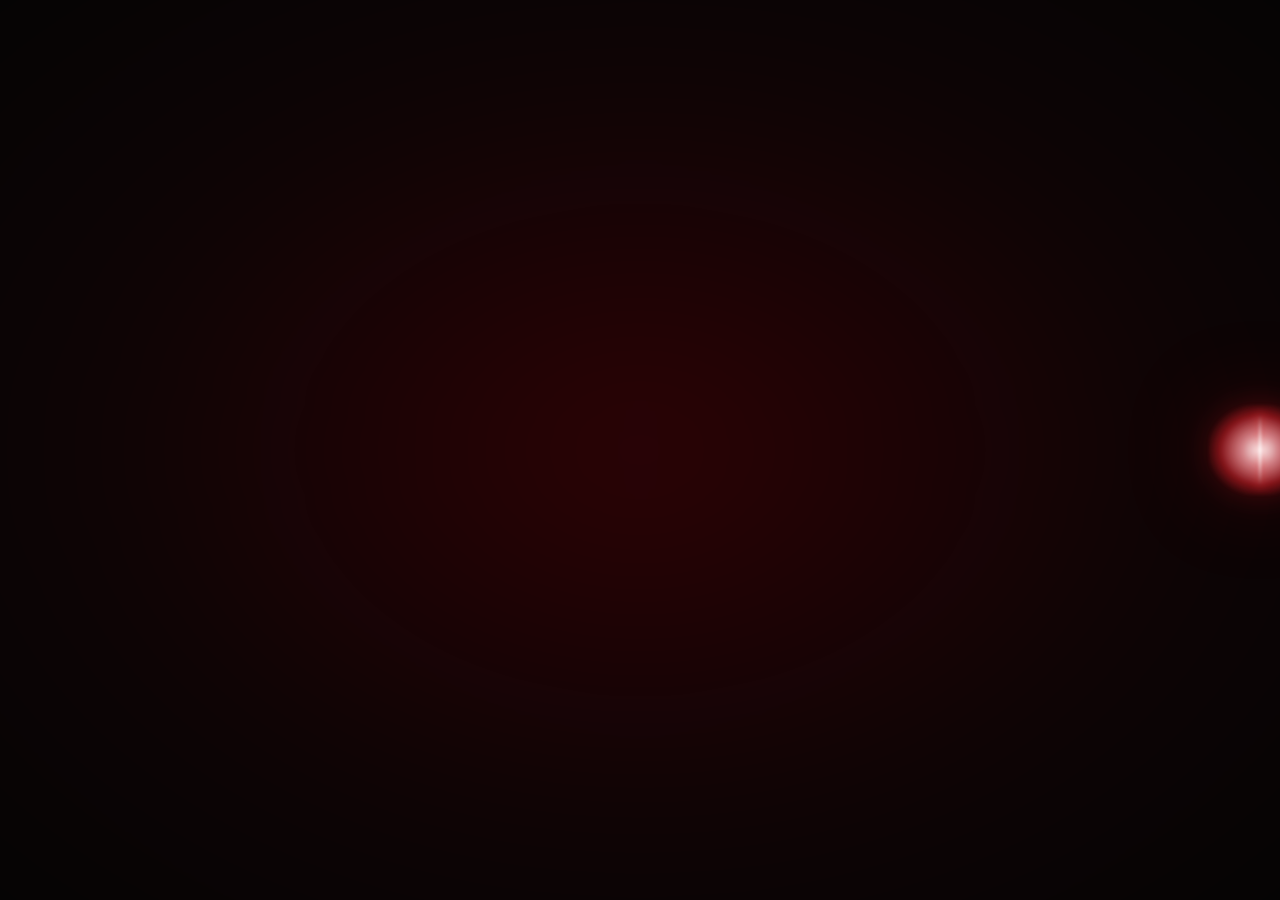
<file: index.html>
<!DOCTYPE html>
<html lang="en">

<head>

  <meta charset="UTF-8" />

  <meta name="viewport" content="width=device-width, initial-scale=1.0" />

  <meta name="description" content="A.V.Himaaneesh Reddy — Computer Science student and aspiring software engineer." />

  <link rel="stylesheet" href="style.css">

  <title>A.V.Himaaneesh Reddy — Portfolio</title>



  <!-- =====================================================
       PREMIUM EDITORIAL FONTS
  ====================================================== -->

  <link rel="preconnect" href="https://fonts.googleapis.com" />

  <link rel="preconnect" href="https://fonts.gstatic.com" crossorigin />

  <link
    href="https://fonts.googleapis.com/css2?family=Manrope:wght@400;500;600;700;800&family=Bodoni+Moda:opsz,wght@6..96,400;6..96,500;6..96,700&family=DM+Sans:wght@400;500;600&display=swap"
    rel="stylesheet" />



</head>


<body>
  <!-- =========================================================
     CINEMATIC PORTFOLIO INTRO
     ========================================================= -->

  <div class="portfolio-intro" id="portfolioIntro">

    <div class="intro-red-atmosphere"></div>

    <div class="intro-name-wrap">
      
      <div class="intro-light" id="introLight"></div>

      <div class="intro-name-mask">
        <h1 class="intro-name" id="introName">
          A.V. HIMAANEESH REDDY
        </h1>
      </div>

    </div>

    <div class="intro-center-glow" id="introCenterGlow"></div>

    <div class="intro-enter" id="introEnter" role="button" tabindex="0" aria-label="Explore the work">
      <div class="intro-cta-line"></div>
      <div class="intro-cta-main">
        <span class="intro-enter-label">EXPLORE THE WORK</span>
        <span class="intro-enter-arrow">→</span>
      </div>
      <p class="intro-enter-sub">Enter the portfolio to discover my work, ideas, and journey.</p>
    </div>

  </div>


  <!-- =====================================================
     HERO
===================================================== -->
  <main class="hero">


      <!-- ===================================================
         YOUR EXACT CINEMATIC IMAGE
    ==================================================== -->

      <img class="hero-image" src="ChatGPT Image Oct 2, 2026, 03_13_14 PM.png" alt="A.V.Himaaneesh Reddy" />


      <!-- Cinematic readability -->

      <div class="image-overlay"></div>


      <!-- Subtle red atmosphere -->

      <div class="red-atmosphere"></div>

      <!-- ===================================================
     CONTINUOUS MOVING NAME
     RIGHT → LEFT
==================================================== -->

      <div class="hero-name-marquee" aria-label="A.V.Himaaneesh Reddy">

        <div class="hero-name-track" id="heroNameTrack">

          <span class="hero-name-item">
            A.V.Himaaneesh&nbsp;<span class="red-name">Reddy</span>
          </span>

          <span class="hero-name-item" aria-hidden="true">
            A.V.Himaaneesh&nbsp;<span class="red-name">Reddy</span>
          </span>

          <span class="hero-name-item" aria-hidden="true">
            A.V.Himaaneesh&nbsp;<span class="red-name">Reddy</span>
          </span>

        </div>

      </div>
      <!-- ===================================================
         EXACT PERSON FOREGROUND
         TEXT PASSES BEHIND PERSON
    ==================================================== -->

      <img class="hero-person-foreground" src="hero-person-cutout.png" alt="" aria-hidden="true" />

      <!-- ===================================================
         DESKTOP HEADER
    ==================================================== -->

      <header class="header">


        <!-- Personal identity -->

        <a href="index.html" class="brand">
          A.V.Himaaneesh Reddy
        </a>


        <div class="header-right">


          <!-- Main website pages -->

          <nav class="main-nav" aria-label="Primary navigation">

            <a href="about.html" class="transition-to-about">
              About
            </a>

            <a href="skills.html">
              Skills
            </a>

            <a href="projects.html">
              Projects
            </a>

            <a href="contact.html">
              Contact
            </a>

          </nav>


        </div>

      </header>


      <!-- ===================================================
         MOBILE MENU BUTTON
    ==================================================== -->

      <button class="menu-button" id="menuButton" aria-label="Open navigation" aria-expanded="false">

        <span class="menu-lines">

          <span></span>

          <span></span>

          <span></span>

        </span>

      </button>


      <!-- ===================================================
         MOBILE NAVIGATION
    ==================================================== -->

      <div class="mobile-overlay" id="mobileOverlay"></div>


      <aside class="mobile-panel" id="mobilePanel" aria-label="Mobile navigation">

        <button class="mobile-close" id="mobileClose" aria-label="Close navigation">
          ×
        </button>


        <div class="mobile-panel-label">
          Navigation
        </div>


        <nav class="mobile-links">

          <a href="about.html" class="transition-to-about">
            About
          </a>

          <a href="skills.html">
            Skills
          </a>

          <a href="projects.html">
            Projects
          </a>

          <a href="contact.html">
            Contact
          </a>

        </nav>

      </aside>


      <!-- ===================================================
         HERO INTRODUCTION
    ==================================================== -->

      <section class="intro" aria-labelledby="hero-title">


        <!-- =================================================
           PROFESSIONAL INTRODUCTION
      ================================================== -->

        <p class="intro-copy">
          <strong>Sophomore Computer Science & Engineering student</strong> at
          Manipal Institute of Technology, Bengaluru, building strong foundations in
          <strong>software development, data structures and algorithms,</strong> modern web engineering, and
          <em>AI/ML.</em> I learn by building — turning ideas into
          <em>thoughtful digital experiences,</em> exploring emerging technologies,
          solving real-world problems, and <strong>continuously improving</strong> through every project.
        </p>


        <!-- =================================================
           SMALL ROLE IDENTIFIER
      ================================================== -->

        <div class="role-label">

          <span class="role-red-line" aria-hidden="true"></span>
          <span>B.Tech CSE Student</span>

        </div>


        <!-- =================================================
           HERO NAVIGATION CARDS BOXES
      ================================================== -->

        <div class="hero-nav-cards">

          <a href="about.html" class="nav-card transition-to-about">
            <div class="card-icon">
              <svg width="14" height="14" viewBox="0 0 24 24" fill="none" stroke="currentColor" stroke-width="1.6"
                stroke-linecap="round" stroke-linejoin="round">
                <path d="M20 21v-2a4 4 0 0 0-4-4H8a4 4 0 0 0-4 4v2"></path>
                <circle cx="12" cy="7" r="4"></circle>
              </svg>
            </div>
            <div class="card-num">01</div>
            <div class="card-title">ABOUT</div>
            <div class="card-sub">Know my journey</div>
          </a>

          <div class="card-line"></div>

          <a href="skills.html" class="nav-card">
            <div class="card-icon">
              <svg width="14" height="14" viewBox="0 0 24 24" fill="none" stroke="currentColor" stroke-width="1.6"
                stroke-linecap="round" stroke-linejoin="round">
                <polyline points="16 18 22 12 16 6"></polyline>
                <polyline points="8 6 2 12 8 18"></polyline>
              </svg>
            </div>
            <div class="card-num">02</div>
            <div class="card-title">SKILLS</div>
            <div class="card-sub">Technologies I use</div>
          </a>

          <div class="card-line"></div>

          <a href="projects.html" class="nav-card">
            <div class="card-icon">
              <svg width="14" height="14" viewBox="0 0 24 24" fill="none" stroke="currentColor" stroke-width="1.6"
                stroke-linecap="round" stroke-linejoin="round">
                <rect x="2" y="7" width="20" height="14" rx="2" ry="2"></rect>
                <path d="M16 21V5a2 2 0 0 0-2-2h-4a2 2 0 0 0-2 2v16"></path>
              </svg>
            </div>
            <div class="card-num">03</div>
            <div class="card-title">PROJECTS</div>
            <div class="card-sub">Explore my work</div>
          </a>

          <div class="card-line"></div>

          <a href="contact.html" class="nav-card">
            <div class="card-icon">
              <svg width="14" height="14" viewBox="0 0 24 24" fill="none" stroke="currentColor" stroke-width="1.6"
                stroke-linecap="round" stroke-linejoin="round">
                <path d="M4 4h16c1.1 0 2 .9 2 2v12c0 1.1-.9 2-2 2H4c-1.1 0-2-.9-2-2V6c0-1.1.9-2 2-2z"></path>
                <polyline points="22,6 12,13 2,6"></polyline>
              </svg>
            </div>
            <div class="card-num">04</div>
            <div class="card-title">CONTACT</div>
            <div class="card-sub">Let's connect</div>
          </a>

        </div>


        <!-- =================================================
           CLICK ANYWHERE TO EXPLORE CTA BAR
      ================================================== -->

        <div class="explore-cta">
          <div class="cta-pulse-circle">
            <div class="cta-dot"></div>
          </div>
          <span class="cta-text">CLICK ANYWHERE TO GO TO ABOUT PAGE</span>
          <div class="cta-arrow-line">
            <div class="cta-line"></div>
            <div class="cta-arrow">→</div>
          </div>
        </div>


      </section>


    </main>


    <!-- =====================================================
       MOBILE MENU SCRIPT
  ====================================================== -->

    <script>

      const menuButton =
        document.getElementById("menuButton");

      const mobileClose =
        document.getElementById("mobileClose");

      const mobileOverlay =
        document.getElementById("mobileOverlay");


      function openMenu() {

        document.body.classList.add(
          "mobile-menu-open"
        );

        menuButton.setAttribute(
          "aria-expanded",
          "true"
        );

      }


      function closeMenu() {

        document.body.classList.remove(
          "mobile-menu-open"
        );

        menuButton.setAttribute(
          "aria-expanded",
          "false"
        );

      }


      menuButton.addEventListener(
        "click",
        openMenu
      );


      mobileClose.addEventListener(
        "click",
        closeMenu
      );


      mobileOverlay.addEventListener(
        "click",
        closeMenu
      );


      document.addEventListener(
        "keydown",
        (event) => {

          if (
            event.key === "Escape"
          ) {

            closeMenu();

          }

        }
      );

    </script>
    <script src="index.js"></script>
</body>

</html>
</file>
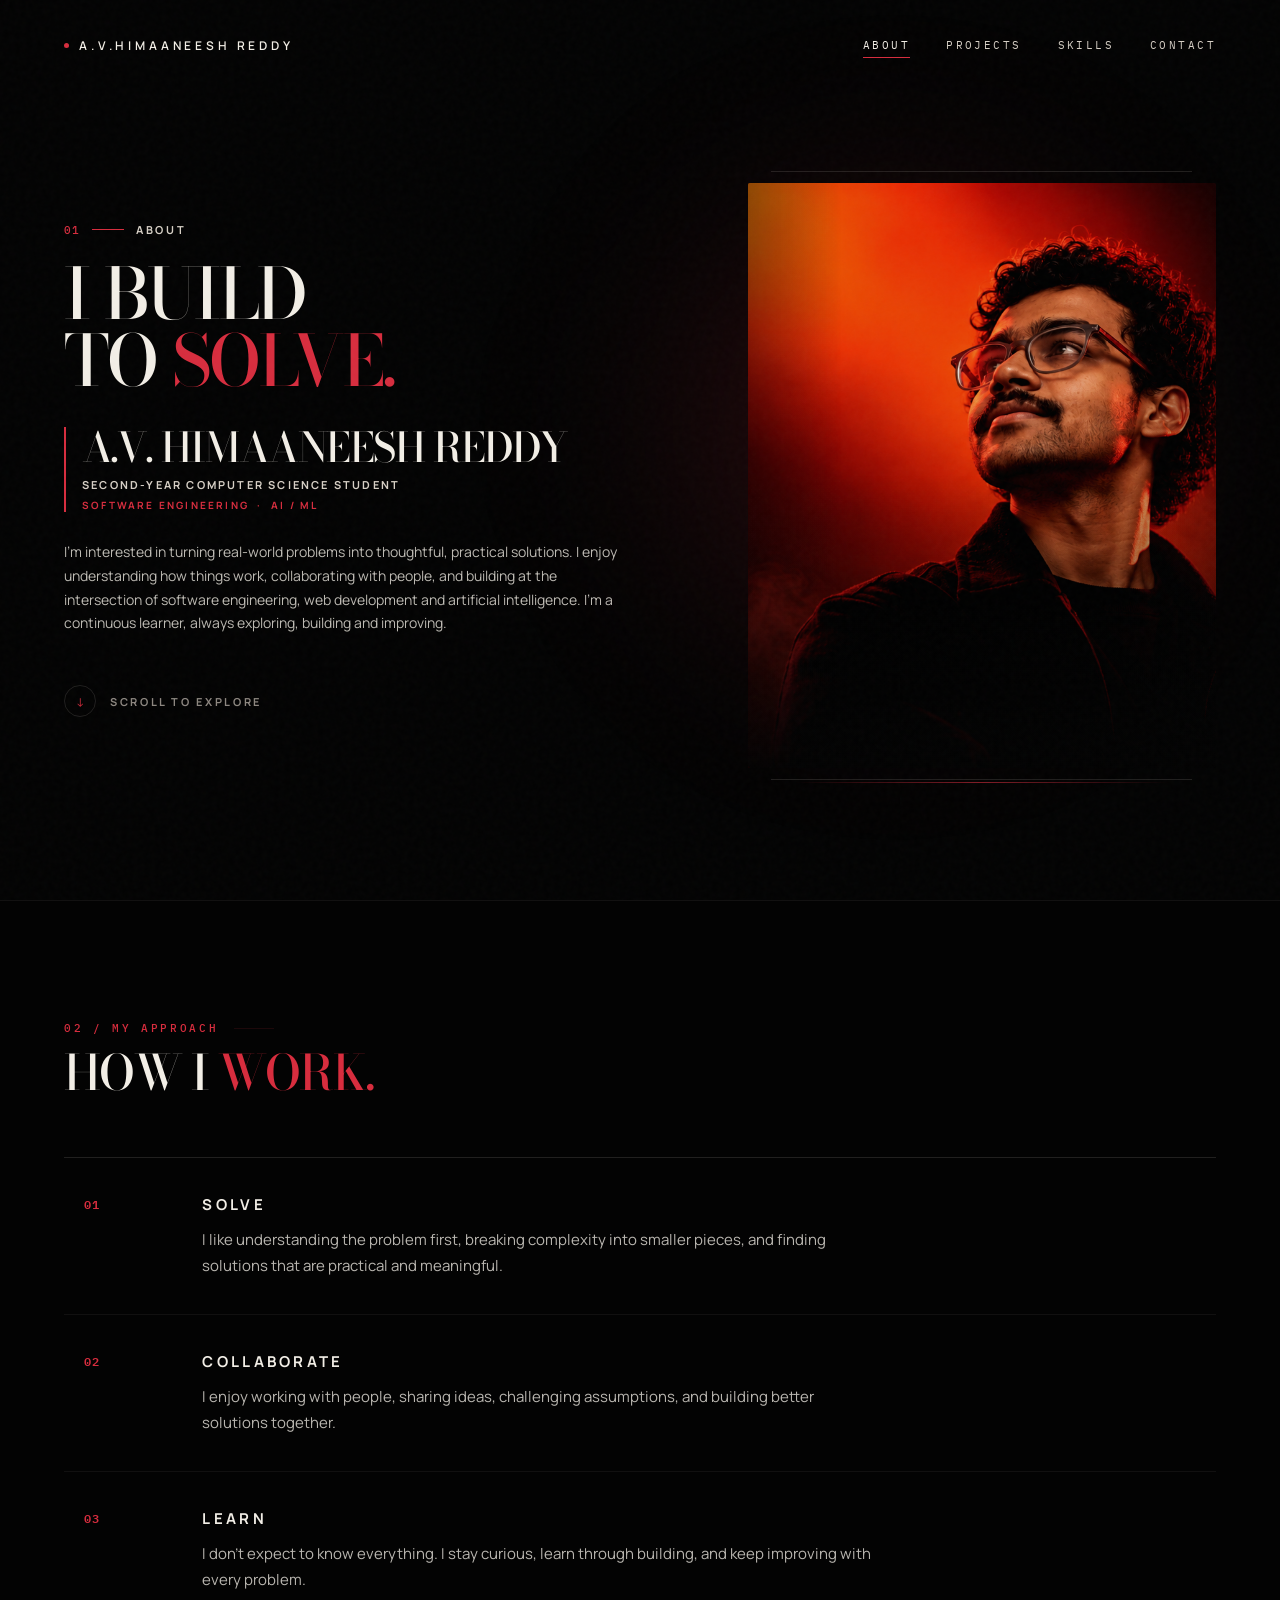
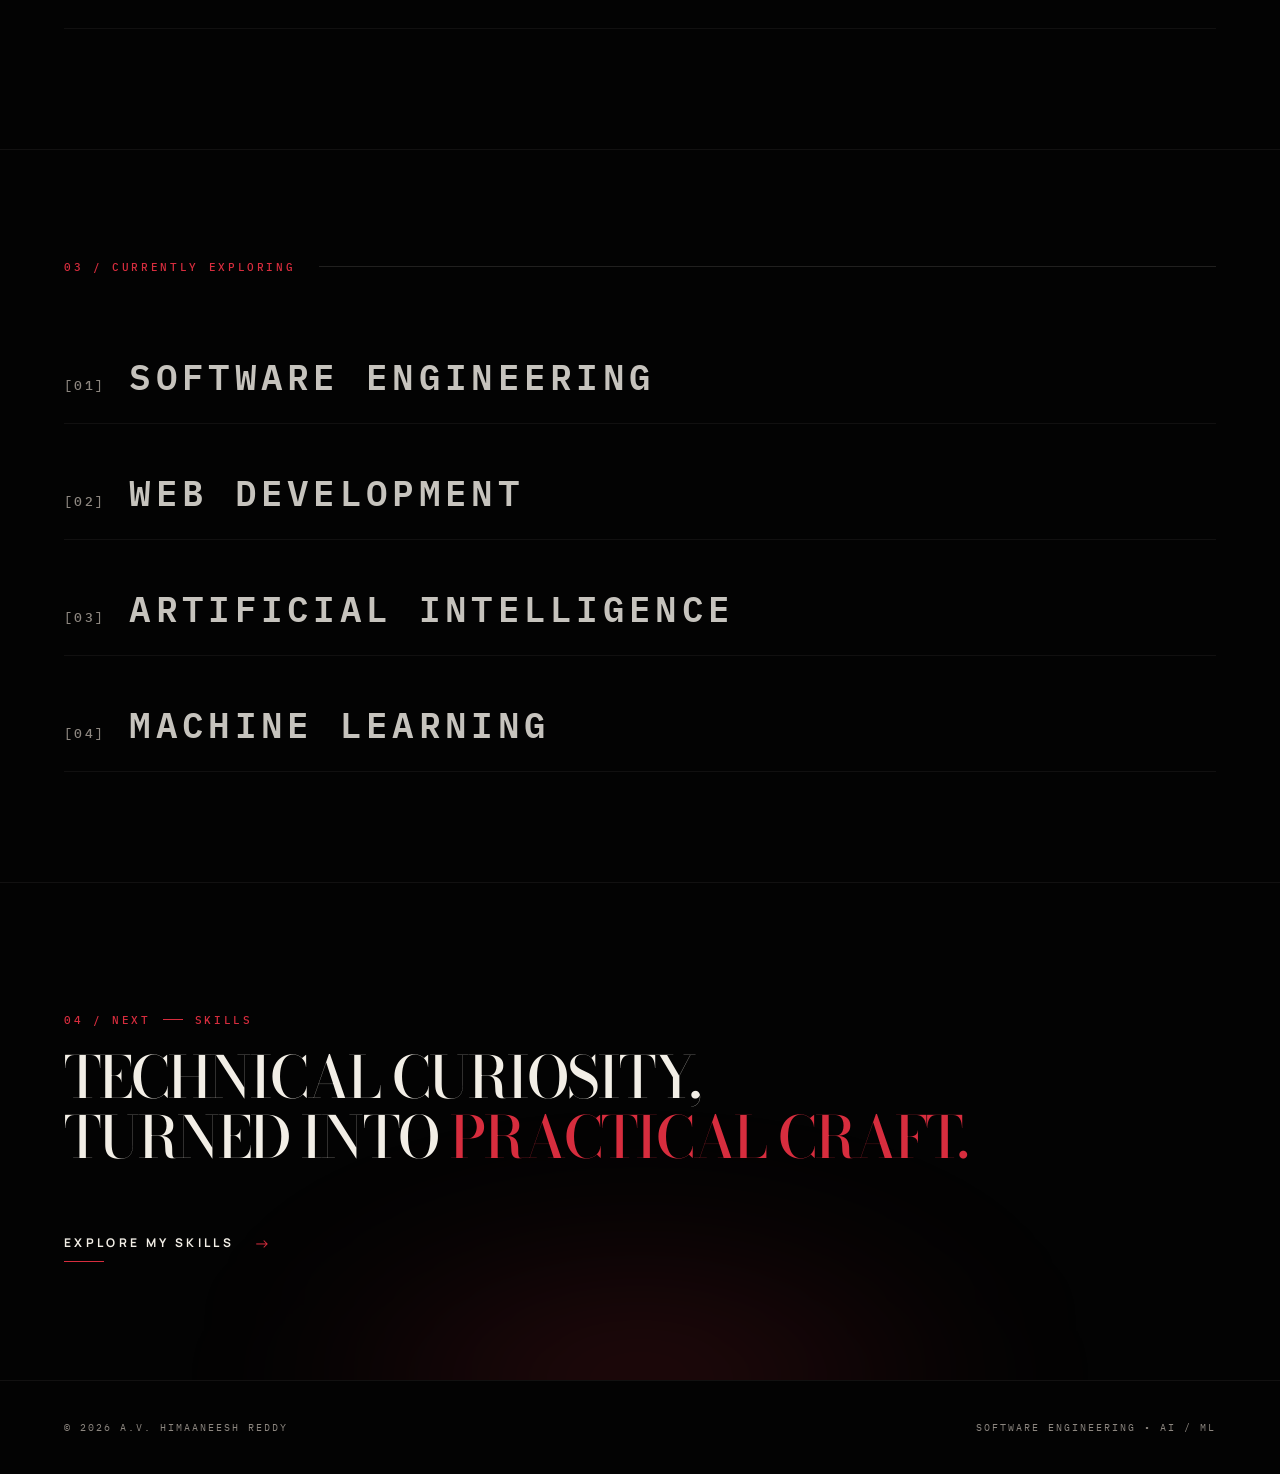
<file: about.html>
<!DOCTYPE html>
<html lang="en">

<head>
    <meta charset="UTF-8" />
    <meta name="viewport" content="width=device-width, initial-scale=1.0" />
    <meta name="description" content="About A.V. Himaaneesh Reddy — Computer Science student, software engineering, and AI/ML." />
    <title>About — A.V. Himaaneesh Reddy</title>

    <!-- Google Fonts Typography System -->
    <link rel="preconnect" href="https://fonts.googleapis.com">
    <link rel="preconnect" href="https://fonts.gstatic.com" crossorigin>
    <link href="https://fonts.googleapis.com/css2?family=Bodoni+Moda:ital,opsz,wght@0,6..96,400..700;1,6..96,400..700&family=IBM+Plex+Mono:wght@400;500;600&family=Manrope:wght@400;500;600;700;800&display=swap" rel="stylesheet">

    <!-- About Page CSS -->
    <link rel="stylesheet" href="./about.css" />
</head>

<body>

    <!-- Background Noise / Grain Overlay -->
    <div class="grain-overlay" aria-hidden="true"></div>

    <!-- Header Navigation -->
    <header class="site-header">
        <a href="./index.html" class="brand" aria-label="Himaaneesh Reddy Home">
            <span class="brand-dot"></span>
            <span>A.V.HIMAANEESH REDDY</span>
        </a>

        <nav class="top-nav" aria-label="Primary navigation">
            <a href="./about.html" class="active" aria-current="page">ABOUT</a>
            <a href="./projects.html">PROJECTS</a>
            <a href="./skills.html">SKILLS</a>
            <a href="./contact.html">CONTACT</a>
        </nav>
    </header>

    <main class="about-main">

        <!-- =========================================================
             SECTION 01: HERO
        ========================================================= -->
        <section class="about-hero" id="hero">
            <!-- Atmospheric Red Glow Layer (Multi-depth Parallax) -->
            <div class="hero-red-atmosphere" id="heroRedAtmosphere" aria-hidden="true"></div>

            <div class="hero-container">
                <!-- HERO LEFT: Typography & Identity -->
                <div class="hero-left" id="heroLeft">
                    <div class="section-kicker reveal-item">
                        <span class="kicker-number">01</span>
                        <span class="kicker-divider"></span>
                        <span class="kicker-label">ABOUT</span>
                    </div>

                    <!-- Line-by-line Masked Editorial Headline -->
                    <h1 class="hero-heading">
                        <div class="heading-line-mask">
                            <span class="heading-line line-1" id="headline1">I BUILD</span>
                        </div>
                        <div class="heading-line-mask">
                            <span class="heading-line line-2" id="headline2">TO <em class="accent-red">SOLVE.</em></span>
                        </div>
                    </h1>

                    <!-- Prominent Editorial Name with Hover Underline -->
                    <div class="identity-block reveal-item">
                        <h2 class="identity-name" id="identityName">
                            <span class="name-text">A.V. HIMAANEESH REDDY</span>
                            <span class="name-underline" aria-hidden="true"></span>
                        </h2>
                        <div class="identity-meta">
                            <p class="identity-role">SECOND-YEAR COMPUTER SCIENCE STUDENT</p>
                            <p class="identity-focus">SOFTWARE ENGINEERING &nbsp;&middot;&nbsp; AI / ML</p>
                        </div>
                    </div>

                    <p class="hero-paragraph reveal-item">
                        I’m interested in turning real-world problems into thoughtful, practical solutions. I enjoy understanding how things work, collaborating with people, and building at the intersection of software engineering, web development and artificial intelligence. I’m a continuous learner, always exploring, building and improving.
                    </p>

                    <button class="scroll-trigger reveal-item" id="scrollTrigger" data-scroll-target="#approach" aria-label="Scroll to explore my approach">
                        <span class="scroll-indicator">
                            <span class="scroll-arrow">↓</span>
                        </span>
                        <span class="scroll-text">SCROLL TO EXPLORE</span>
                    </button>
                </div>

                <!-- HERO RIGHT: Portrait Stage with Shutter Mask Reveal & Depth -->
                <div class="hero-right" id="heroRight">
                    <div class="portrait-stage" id="portraitStage">
                        <!-- Shutter Light Line Reveal -->
                        <div class="shutter-light-line" id="shutterLight" aria-hidden="true"></div>
                        
                        <!-- Technical Label on Hover -->
                        <div class="portrait-tech-tag" aria-hidden="true">
                            <span class="tag-num">01</span>
                            <span class="tag-text">HIMAANEESH / ABOUT</span>
                        </div>

                        <div class="portrait-image-wrap" id="portraitWrap">
                            <img src="./assets/images/about_page_image.png" alt="Portrait of A.V. Himaaneesh Reddy" class="portrait-img" id="heroPortrait" />
                            <div class="portrait-vignette" aria-hidden="true"></div>
                        </div>

                        <!-- Editorial Frame Accent Lines -->
                        <div class="frame-line frame-top" aria-hidden="true"></div>
                        <div class="frame-line frame-bottom" aria-hidden="true"></div>
                        <div class="portrait-accent-line" aria-hidden="true"></div>
                    </div>
                </div>
            </div>

            <!-- Inter-section Transition Exit Line -->
            <div class="hero-exit-line" id="heroExitLine" aria-hidden="true"></div>
        </section>


        <!-- =========================================================
             SECTION 02: MY APPROACH (Horizontal Editorial System)
        ========================================================= -->
        <section class="approach-section" id="approach">
            <div class="section-container">
                <div class="section-header">
                    <div class="header-kicker">
                        <span class="mono-kicker">02 / MY APPROACH</span>
                        <span class="kicker-line"></span>
                    </div>
                    <h2 class="section-title">HOW I <span class="accent-red">WORK.</span></h2>
                </div>

                <div class="approach-editorial-list" id="approachList">
                    <!-- Item 01: SOLVE -->
                    <article class="approach-item approach-left" data-index="01">
                        <div class="item-number-wrap">
                            <span class="item-num">01</span>
                            <span class="item-active-dot"></span>
                        </div>
                        <div class="item-body">
                            <h3 class="item-heading">SOLVE</h3>
                            <p class="item-text">
                                I like understanding the problem first, breaking complexity into smaller pieces, and finding solutions that are practical and meaningful.
                            </p>
                        </div>
                        <span class="item-hover-bar" aria-hidden="true"></span>
                    </article>

                    <!-- Item 02: COLLABORATE -->
                    <article class="approach-item approach-right" data-index="02">
                        <div class="item-number-wrap">
                            <span class="item-num">02</span>
                            <span class="item-active-dot"></span>
                        </div>
                        <div class="item-body">
                            <h3 class="item-heading">COLLABORATE</h3>
                            <p class="item-text">
                                I enjoy working with people, sharing ideas, challenging assumptions, and building better solutions together.
                            </p>
                        </div>
                        <span class="item-hover-bar" aria-hidden="true"></span>
                    </article>

                    <!-- Item 03: LEARN -->
                    <article class="approach-item approach-left" data-index="03">
                        <div class="item-number-wrap">
                            <span class="item-num">03</span>
                            <span class="item-active-dot"></span>
                        </div>
                        <div class="item-body">
                            <h3 class="item-heading">LEARN</h3>
                            <p class="item-text">
                                I don't expect to know everything. I stay curious, learn through building, and keep improving with every problem.
                            </p>
                        </div>
                        <span class="item-hover-bar" aria-hidden="true"></span>
                    </article>
                </div>
            </div>
        </section>


        <!-- =========================================================
             SECTION 03: CURRENTLY EXPLORING (Oversized Typography Field)
        ========================================================= -->
        <section class="exploring-section" id="exploring">
            <div class="section-container">
                <div class="section-header header-inline">
                    <span class="mono-kicker">03 / CURRENTLY EXPLORING</span>
                    <span class="header-rule"></span>
                </div>

                <div class="exploring-typography-grid" id="exploringGrid">
                    <!-- Topic 1 -->
                    <div class="exploring-row row-left" data-num="01">
                        <span class="explore-index">[01]</span>
                        <h3 class="explore-title">SOFTWARE ENGINEERING</h3>
                        <span class="explore-line" aria-hidden="true"></span>
                    </div>

                    <!-- Topic 2 -->
                    <div class="exploring-row row-right" data-num="02">
                        <span class="explore-index">[02]</span>
                        <h3 class="explore-title">WEB DEVELOPMENT</h3>
                        <span class="explore-line" aria-hidden="true"></span>
                    </div>

                    <!-- Topic 3 -->
                    <div class="exploring-row row-left" data-num="03">
                        <span class="explore-index">[03]</span>
                        <h3 class="explore-title">ARTIFICIAL INTELLIGENCE</h3>
                        <span class="explore-line" aria-hidden="true"></span>
                    </div>

                    <!-- Topic 4 -->
                    <div class="exploring-row row-right" data-num="04">
                        <span class="explore-index">[04]</span>
                        <h3 class="explore-title">MACHINE LEARNING</h3>
                        <span class="explore-line" aria-hidden="true"></span>
                    </div>
                </div>
            </div>
        </section>


        <!-- =========================================================
             SECTION 04: SKILLS TRANSITION (Doorway to Skills Page)
        ========================================================= -->
        <section class="skills-cta-section" id="cta">
            <div class="cta-glow-bg" aria-hidden="true"></div>
            <div class="section-container cta-container">
                <div class="cta-editorial-header">
                    <div class="cta-kicker-row">
                        <span class="mono-kicker">04 / NEXT</span>
                        <span class="cta-kicker-dash"></span>
                        <span class="mono-kicker">SKILLS</span>
                    </div>

                    <h2 class="cta-heading">
                        TECHNICAL CURIOSITY,<br>
                        TURNED INTO <span class="accent-red">PRACTICAL CRAFT.</span>
                    </h2>
                </div>

                <div class="cta-action">
                    <a href="skills.html" class="skills-editorial-link" id="skillsLink">
                        <span class="link-label">EXPLORE MY SKILLS</span>
                        <span class="link-arrow">&rarr;</span>
                        <span class="link-underline" aria-hidden="true"></span>
                    </a>
                </div>
            </div>
        </section>

    </main>

    <footer class="site-footer">
        <div class="footer-container">
            <div class="footer-brand">
                &copy; <span id="year">2026</span> A.V. HIMAANEESH REDDY
            </div>
            <div class="footer-tag">
                SOFTWARE ENGINEERING &bull; AI / ML
            </div>
        </div>
    </footer>

    <!-- About Page Motion Script -->
    <script src="./about.js"></script>
</body>

</html>
</file>
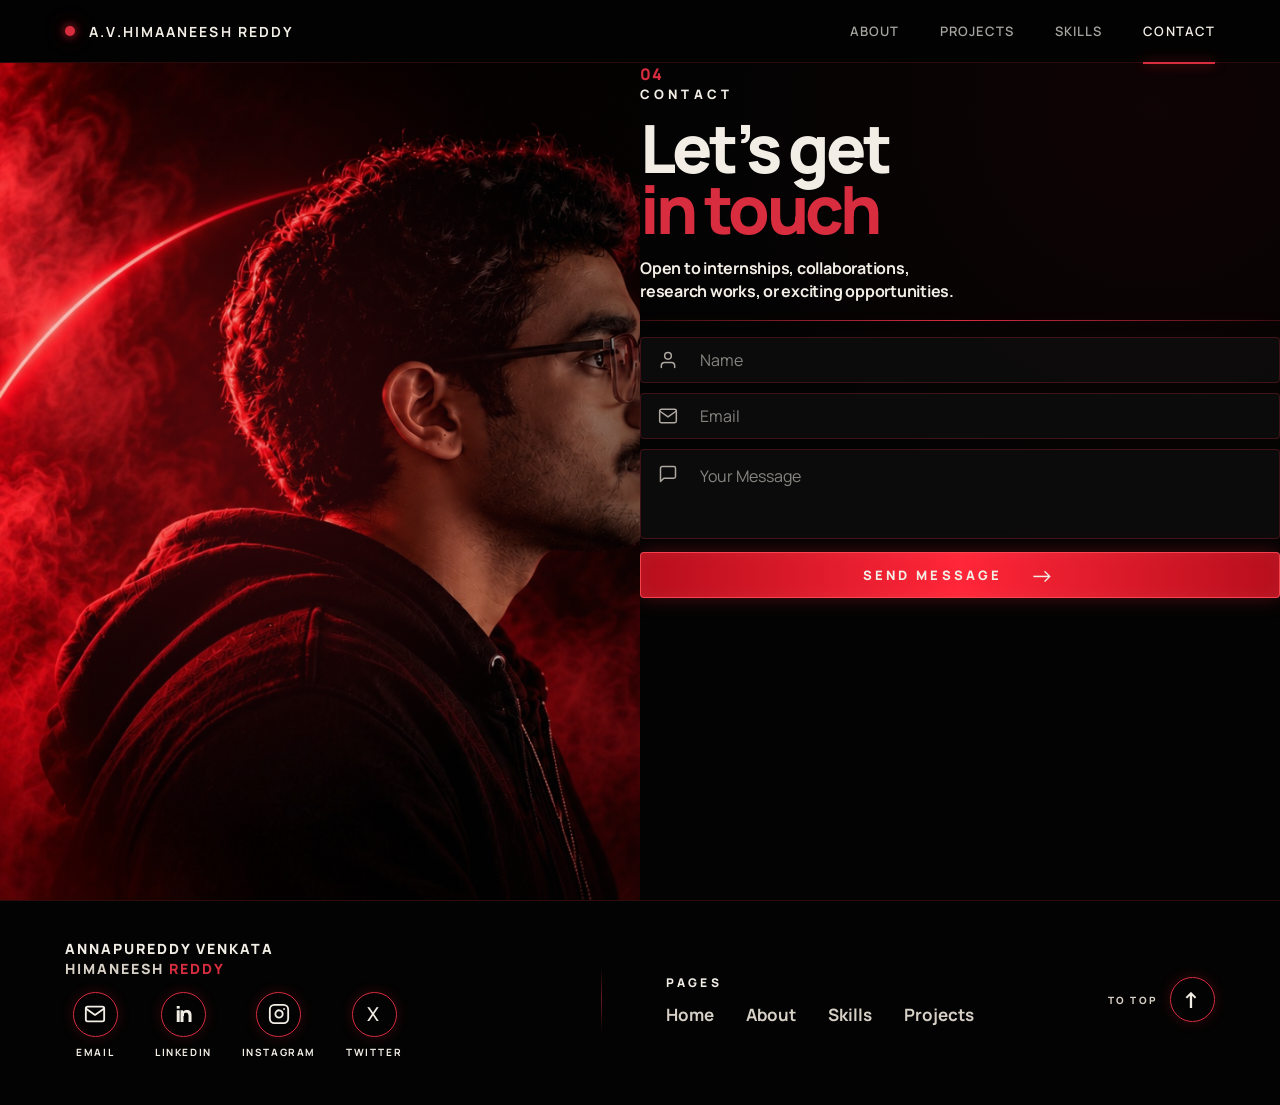
<file: contact.html>
<!DOCTYPE html>
<html lang="en">

<head>
  <meta charset="UTF-8">

  <meta name="viewport" content="width=device-width, initial-scale=1.0">

  <meta name="description" content="Contact Himaaneesh Reddy.">

  <title>Contact — Himaaneesh Reddy</title>

  <!-- =====================================================
         GOOGLE FONT — MANROPE
    ====================================================== -->
  <!-- Google Fonts Typography System -->
  <link rel="preconnect" href="https://fonts.googleapis.com">
  <link rel="preconnect" href="https://fonts.gstatic.com" crossorigin>
  <link
    href="https://fonts.googleapis.com/css2?family=Bodoni+Moda:ital,opsz,wght@0,6..96,400..700;1,6..96,400..700&family=IBM+Plex+Mono:wght@400;500;600&family=Manrope:wght@400;500;600;700;800&display=swap"
    rel="stylesheet">

  <!-- =====================================================
         CONTACT PAGE CSS
    ====================================================== -->
  <link rel="stylesheet" href="./contact.css">

</head>


<body>

  <!-- =====================================================
         CONTACT PAGE
    ====================================================== -->

  <main class="contact-page" id="top">


    <!-- =================================================
             HEADER
        ================================================== -->

    <header class="site-header">


      <!-- BRAND -->

      <a href="./index.html" class="brand" aria-label="Himaaneesh Reddy Home">

        <span class="brand-dot"></span>

        <span>
          A.V.HIMAANEESH REDDY
        </span>

      </a>



      <!-- MAIN NAVIGATION -->

      <nav class="top-nav" aria-label="Primary navigation">

        <a href="./about.html">
          ABOUT
        </a>

        <a href="./projects.html">
          PROJECTS
        </a>

        <a href="./skills.html">
          SKILLS
        </a>

        <a href="./contact.html" class="active" aria-current="page">
          CONTACT
        </a>

      </nav>

    </header>



    <!-- =================================================
             MAIN CONTACT SECTION
        ================================================== -->

    <section class="contact-main" aria-labelledby="contact-title">


      <!-- =============================================
                 LEFT SIDE — IMAGE
            ============================================== -->

      <div class="portrait-panel">


        <!-- Red glow -->

        <div class="portrait-glow" aria-hidden="true"></div>



        <!-- Red circular arc -->

        <div class="portrait-arc" aria-hidden="true"></div>



        <!-- YOUR IMAGE -->

        <img src="./contact_portrait_16x9.jpg" alt="Portrait of Himaaneesh Reddy" class="portrait">

      </div>



      <!-- =============================================
                 RIGHT SIDE — CONTACT FORM
            ============================================== -->

      <div class="form-panel">


        <!-- SECTION NUMBER -->

        <div class="section-kicker">

          <span class="section-number">
            04
          </span>

          <span class="kicker-line" aria-hidden="true"></span>

        </div>



        <!-- CONTACT LABEL -->

        <div class="section-label">
          CONTACT
        </div>



        <!-- MAIN HEADING -->

        <h1 id="contact-title">

          <span>
            Let’s get
          </span>

          <span class="accent-line">
            in touch
          </span>

        </h1>



        <!-- SUPPORTING TEXT -->

        <p class="contact-intro">
          Open to internships, collaborations,<br>
          research works, or exciting opportunities.
        </p>



        <!-- DIVIDER -->

        <div class="intro-rule" aria-hidden="true"></div>



        <!-- =========================================
                     CONTACT FORM
                ========================================== -->

        <form class="contact-form" id="contactForm" novalidate>


          <!-- NAME -->

          <label class="field">

            <span class="field-icon" aria-hidden="true">
              <svg viewBox="0 0 24 24" fill="none" stroke="currentColor" stroke-width="1.8" stroke-linecap="round"
                stroke-linejoin="round">
                <path d="M20 21v-2a4 4 0 0 0-4-4H8a4 4 0 0 0-4 4v2"></path>
                <circle cx="12" cy="7" r="4"></circle>
              </svg>
            </span>

            <input id="name" name="name" type="text" autocomplete="name" placeholder="Name" required>

          </label>



          <!-- EMAIL -->

          <label class="field">

            <span class="field-icon" aria-hidden="true">
              <svg viewBox="0 0 24 24" fill="none" stroke="currentColor" stroke-width="1.8" stroke-linecap="round"
                stroke-linejoin="round">
                <rect x="2" y="4" width="20" height="16" rx="2"></rect>
                <path d="m22 6-10 7L2 6"></path>
              </svg>
            </span>

            <input id="email" name="email" type="email" autocomplete="email" placeholder="Email" required>

          </label>



          <!-- MESSAGE -->

          <label class="field field-message">

            <span class="field-icon" aria-hidden="true">
              <svg viewBox="0 0 24 24" fill="none" stroke="currentColor" stroke-width="1.8" stroke-linecap="round"
                stroke-linejoin="round">
                <path d="M21 15a2 2 0 0 1-2 2H7l-4 4V5a2 2 0 0 1 2-2h14a2 2 0 0 1 2 2z"></path>
              </svg>
            </span>

            <textarea id="message" name="message" placeholder="Your Message" required></textarea>

          </label>



          <!-- SEND BUTTON -->

          <button class="send-button" type="submit">

            <span>
              SEND MESSAGE
            </span>

            <span class="send-arrow" aria-hidden="true">
              →
            </span>

          </button>



          <!-- FORM STATUS -->

          <p class="form-status" id="formStatus" role="status" aria-live="polite"></p>

        </form>

      </div>

    </section>



    <!-- =================================================
             FOOTER
        ================================================== -->

    <footer class="site-footer">


      <!-- =============================================
                 LEFT — NAME + SOCIAL LINKS
            ============================================== -->

      <div class="footer-social">


        <!-- FULL NAME -->

        <div class="footer-name" aria-label="Full name">

          <span>
            ANNAPUREDDY VENKATA
          </span>

          <span>

            <b>
              HIMANEESH
            </b>

            <em>
              REDDY
            </em>

          </span>

        </div>



        <!-- =========================================
                     SOCIAL LINKS
                ========================================== -->

        <div class="social-row" aria-label="Contact links">


          <!-- EMAIL -->

          <a class="social-link" href="mailto:himaaneeshreddy1106@gmail.com" aria-label="Email Himaaneesh">

            <span class="social-icon">
              <svg viewBox="0 0 24 24" width="22" height="22" fill="none" stroke="currentColor" stroke-width="2"
                stroke-linecap="round" stroke-linejoin="round">
                <rect x="2" y="4" width="20" height="16" rx="2"></rect>
                <path d="M22 6l-10 7L2 6"></path>
              </svg>
            </span>

            <span>
              EMAIL
            </span>

          </a>



          <!-- LINKEDIN
                         Add your LinkedIn URL later
                    -->

          <a class="social-link" href="https://www.linkedin.com/in/himaaneesh-reddy-a-1080b9365" target="_blank"
            rel="noopener noreferrer" aria-label="LinkedIn Profile">

            <span class="social-icon social-text">
              in
            </span>

            <span>
              LINKEDIN
            </span>

          </a>



          <!-- INSTAGRAM
                         Intentionally empty
                    -->

          <a class="social-link" href="" data-placeholder-link="instagram" aria-label="Instagram">

            <span class="social-icon">
              <svg viewBox="0 0 24 24" width="22" height="22" fill="none" stroke="currentColor" stroke-width="2"
                stroke-linecap="round" stroke-linejoin="round">
                <rect x="2" y="2" width="20" height="20" rx="5" ry="5"></rect>
                <path d="M16 11.37A4 4 0 1 1 12.63 8 4 4 0 0 1 16 11.37z"></path>
                <line x1="17.5" y1="6.5" x2="17.51" y2="6.5"></line>
              </svg>
            </span>

            <span>
              INSTAGRAM
            </span>

          </a>



          <!-- TWITTER / X
                         Intentionally empty
                    -->

          <a class="social-link" href="" data-placeholder-link="twitter" aria-label="Twitter X">

            <span class="social-icon social-x">
              X
            </span>

            <span>
              TWITTER
            </span>

          </a>

        </div>

      </div>



      <!-- =============================================
                 VERTICAL DIVIDER
            ============================================== -->

      <div class="footer-divider" aria-hidden="true"></div>



      <!-- =============================================
                 PAGE LINKS
            ============================================== -->

      <nav class="page-links" aria-label="Footer page navigation">

        <div class="page-links-title">
          PAGES
        </div>

        <div class="page-links-list">
          <a href="./index.html">
            Home
          </a>

          <a href="./about.html">
            About
          </a>

          <a href="./skills.html">
            Skills
          </a>

          <a href="./projects.html">
            Projects
          </a>
        </div>

      </nav>

      <!-- =============================================
                 TO TOP
            ============================================== -->

      <a class="to-top" href="#top" aria-label="Back to top">

        <span>
          TO TOP
        </span>

        <span class="to-top-circle">
          ↑
        </span>

      </a>

    </footer>

  </main>



  <!-- =====================================================
         CONTACT PAGE JAVASCRIPT
    ====================================================== -->

  <script src="./contact.js"></script>

</body>

</html>
</file>
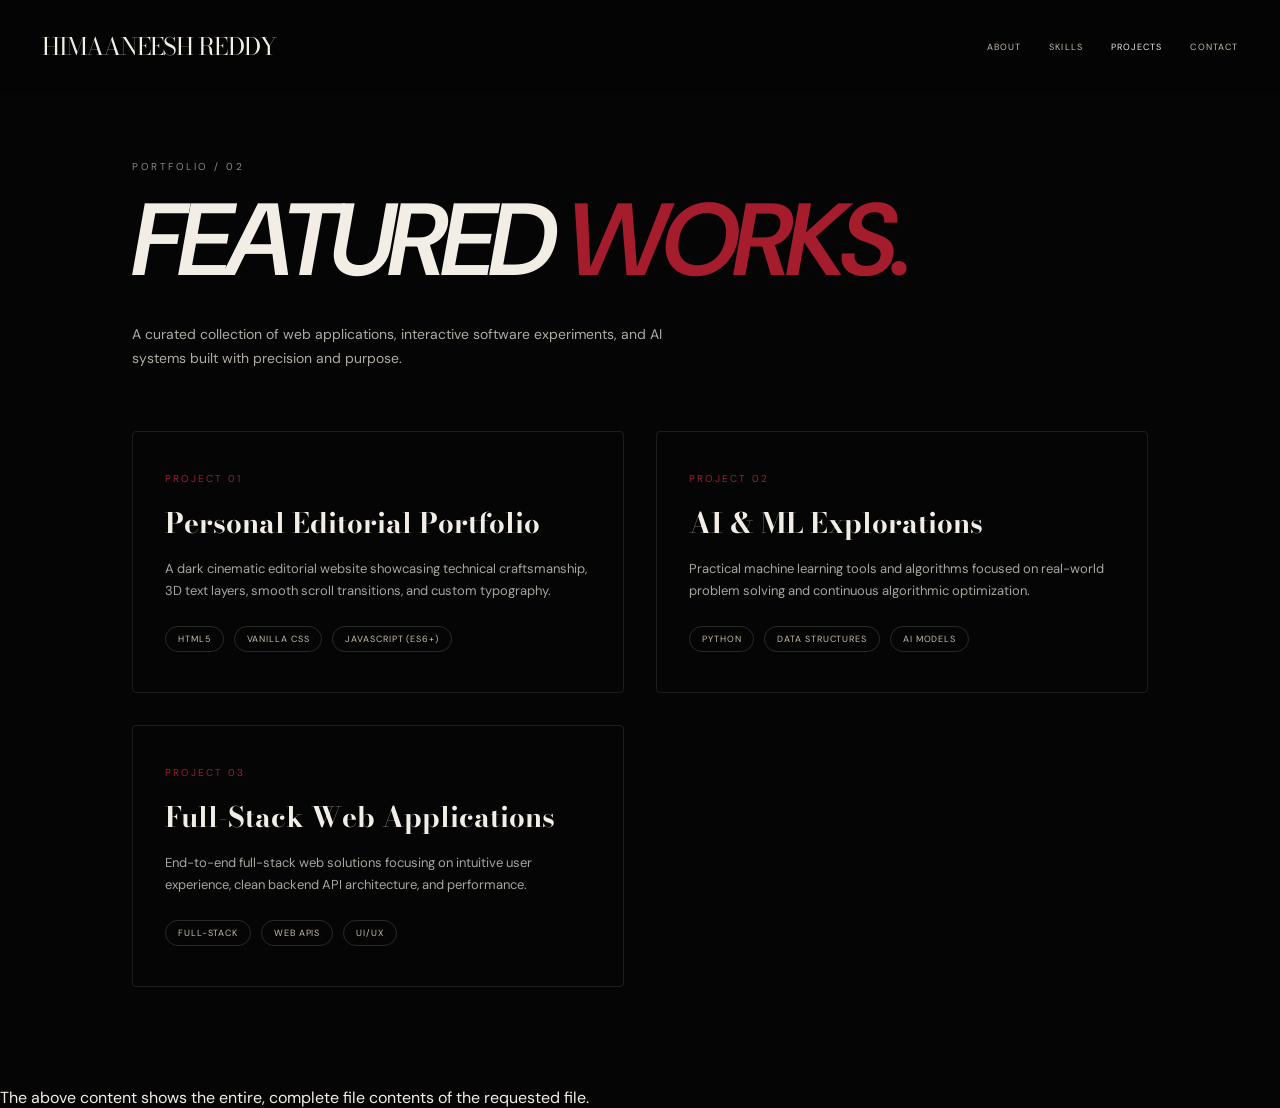
<file: projects.html>
<!DOCTYPE html>
<html lang="en">

<head>
  <meta charset="UTF-8" />
  <meta name="viewport" content="width=device-width, initial-scale=1.0" />
  <meta name="description" content="Projects — A.V.Himaaneesh Reddy" />
  <title>Projects — Himaaneesh</title>

  <link rel="preconnect" href="https://fonts.googleapis.com" />
  <link rel="preconnect" href="https://fonts.gstatic.com" crossorigin />
  <link href="https://fonts.googleapis.com/css2?family=Manrope:wght@400;500;600;700;800&family=Bodoni+Moda:opsz,wght@6..96,400;6..96,500;6..96,600&family=DM+Sans:wght@300;400;500;600&display=swap" rel="stylesheet" />

  <style>
    *, *::before, *::after { margin: 0; padding: 0; box-sizing: border-box; }
    html, body { width: 100%; min-height: 100vh; background: #050505; color: #F2EEE6; font-family: "DM Sans", sans-serif; -webkit-font-smoothing: antialiased; }
    a { color: inherit; text-decoration: none; }
    
    .header { position: fixed; top: 0; left: 0; right: 0; z-index: 100; display: flex; align-items: center; justify-content: space-between; padding: 28px 42px; border-bottom: none; background: rgba(5, 5, 5, 0.85); backdrop-filter: blur(10px); }
    .brand { font-family: "Bodoni Moda", serif; font-size: 24px; letter-spacing: -0.04em; }
    .nav { display: flex; align-items: center; gap: 28px; font-size: 9px; letter-spacing: 0.12em; text-transform: uppercase; color: #C9BDAA; }
    .nav a:hover { opacity: 0.6; }
    .nav a.active { color: #F2EEE6; }

    main { max-width: 1100px; margin: 0 auto; padding: 160px 42px 100px; }
    .section-tag { font-size: 10px; letter-spacing: 0.25em; text-transform: uppercase; color: #8F8980; margin-bottom: 24px; }
    .page-title { font-family: "DM Sans", sans-serif; font-weight: 600; font-style: italic; font-size: clamp(48px, 8vw, 110px); letter-spacing: -0.06em; line-height: 0.84; margin-bottom: 40px; }
    .page-title em { color: #A51D2D; font-style: italic; }
    
    .projects-grid { display: grid; grid-template-columns: repeat(auto-fit, minmax(320px, 1fr)); gap: 32px; margin-top: 60px; }
    .project-card { border: 1px solid rgba(242, 238, 230, 0.1); padding: 40px 32px; border-radius: 4px; transition: border-color 0.3s ease, transform 0.3s ease; }
    .project-card:hover { border-color: rgba(165, 29, 45, 0.6); transform: translateY(-4px); }
    .project-num { font-size: 10px; letter-spacing: 0.2em; color: #A51D2D; margin-bottom: 16px; }
    .project-title { font-family: "Bodoni Moda", serif; font-size: 28px; margin-bottom: 14px; }
    .project-desc { font-size: 13px; line-height: 1.7; color: rgba(232, 227, 218, 0.72); margin-bottom: 24px; }
    .project-tags { display: flex; gap: 10px; flex-wrap: wrap; }
    .project-tag { font-size: 9px; letter-spacing: 0.1em; text-transform: uppercase; border: 1px solid rgba(242, 238, 230, 0.15); padding: 6px 12px; border-radius: 100px; color: #C9BDAA; }
  </style>
</head>

<body>
  <header class="header">
    <a href="index.html" class="brand">HIMAANEESH REDDY</a>
    <nav class="nav">
      <a href="about.html">About</a>
      <a href="skills.html">Skills</a>
      <a href="projects.html" class="active">Projects</a>
      <a href="contact.html">Contact</a>
    </nav>
  </header>

  <main>
    <div class="section-tag">PORTFOLIO / 02</div>
    <h1 class="page-title">FEATURED <em>WORKS.</em></h1>
    <p style="max-width: 540px; font-size: 14px; line-height: 1.7; color: rgba(232,227,218,0.75);">
      A curated collection of web applications, interactive software experiments, and AI systems built with precision and purpose.
    </p>

    <div class="projects-grid">
      <article class="project-card">
        <div class="project-num">PROJECT 01</div>
        <h2 class="project-title">Personal Editorial Portfolio</h2>
        <p class="project-desc">A dark cinematic editorial website showcasing technical craftsmanship, 3D text layers, smooth scroll transitions, and custom typography.</p>
        <div class="project-tags">
          <span class="project-tag">HTML5</span>
          <span class="project-tag">Vanilla CSS</span>
          <span class="project-tag">JavaScript (ES6+)</span>
        </div>
      </article>

      <article class="project-card">
        <div class="project-num">PROJECT 02</div>
        <h2 class="project-title">AI & ML Explorations</h2>
        <p class="project-desc">Practical machine learning tools and algorithms focused on real-world problem solving and continuous algorithmic optimization.</p>
        <div class="project-tags">
          <span class="project-tag">Python</span>
          <span class="project-tag">Data Structures</span>
          <span class="project-tag">AI Models</span>
        </div>
      </article>

      <article class="project-card">
        <div class="project-num">PROJECT 03</div>
        <h2 class="project-title">Full-Stack Web Applications</h2>
        <p class="project-desc">End-to-end full-stack web solutions focusing on intuitive user experience, clean backend API architecture, and performance.</p>
        <div class="project-tags">
          <span class="project-tag">Full-Stack</span>
          <span class="project-tag">Web APIs</span>
          <span class="project-tag">UI/UX</span>
        </div>
      </article>
    </div>
  </main>
</body>

</html>

The above content shows the entire, complete file contents of the requested file.
</file>
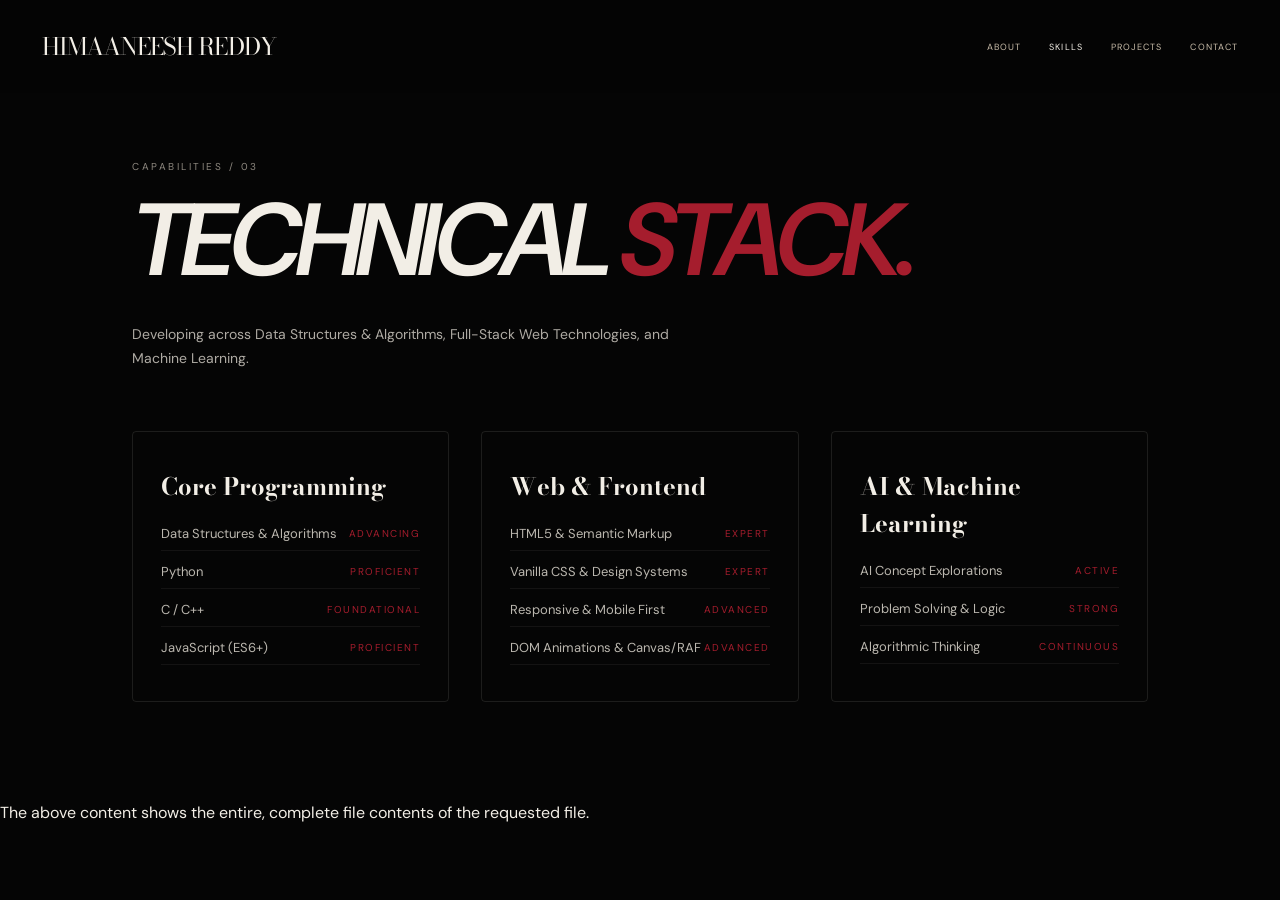
<file: skills.html>
<!DOCTYPE html>
<html lang="en">

<head>
  <meta charset="UTF-8" />
  <meta name="viewport" content="width=device-width, initial-scale=1.0" />
  <meta name="description" content="Skills & Tech Stack — A.V.Himaaneesh Reddy" />
  <title>Skills — Himaaneesh</title>

  <link rel="preconnect" href="https://fonts.googleapis.com" />
  <link rel="preconnect" href="https://fonts.gstatic.com" crossorigin />
  <link href="https://fonts.googleapis.com/css2?family=Manrope:wght@400;500;600;700;800&family=Bodoni+Moda:opsz,wght@6..96,400;6..96,500;6..96,600&family=DM+Sans:wght@300;400;500;600&display=swap" rel="stylesheet" />

  <style>
    *, *::before, *::after { margin: 0; padding: 0; box-sizing: border-box; }
    html, body { width: 100%; min-height: 100vh; background: #050505; color: #F2EEE6; font-family: "DM Sans", sans-serif; -webkit-font-smoothing: antialiased; }
    a { color: inherit; text-decoration: none; }
    
    .header { position: fixed; top: 0; left: 0; right: 0; z-index: 100; display: flex; align-items: center; justify-content: space-between; padding: 28px 42px; border-bottom: none; background: rgba(5, 5, 5, 0.85); backdrop-filter: blur(10px); }
    .brand { font-family: "Bodoni Moda", serif; font-size: 24px; letter-spacing: -0.04em; }
    .nav { display: flex; align-items: center; gap: 28px; font-size: 9px; letter-spacing: 0.12em; text-transform: uppercase; color: #C9BDAA; }
    .nav a:hover { opacity: 0.6; }
    .nav a.active { color: #F2EEE6; }

    main { max-width: 1100px; margin: 0 auto; padding: 160px 42px 100px; }
    .section-tag { font-size: 10px; letter-spacing: 0.25em; text-transform: uppercase; color: #8F8980; margin-bottom: 24px; }
    .page-title { font-family: "DM Sans", sans-serif; font-weight: 600; font-style: italic; font-size: clamp(48px, 8vw, 110px); letter-spacing: -0.06em; line-height: 0.84; margin-bottom: 40px; }
    .page-title em { color: #A51D2D; font-style: italic; }
    
    .skills-grid { display: grid; grid-template-columns: repeat(auto-fit, minmax(300px, 1fr)); gap: 32px; margin-top: 60px; }
    .skill-card { border: 1px solid rgba(242, 238, 230, 0.1); padding: 36px 28px; border-radius: 4px; }
    .skill-category { font-family: "Bodoni Moda", serif; font-size: 24px; margin-bottom: 20px; color: #F2EEE6; }
    .skill-list { list-style: none; display: flex; flex-direction: column; gap: 12px; }
    .skill-item { font-size: 13px; color: rgba(232, 227, 218, 0.8); display: flex; align-items: center; justify-content: space-between; padding-bottom: 8px; border-bottom: 1px solid rgba(242, 238, 230, 0.06); }
    .skill-item span { font-size: 10px; letter-spacing: 0.15em; color: #A51D2D; }
  </style>
</head>

<body>
  <header class="header">
    <a href="index.html" class="brand">HIMAANEESH REDDY</a>
    <nav class="nav">
      <a href="about.html">About</a>
      <a href="skills.html" class="active">Skills</a>
      <a href="projects.html">Projects</a>
      <a href="contact.html">Contact</a>
    </nav>
  </header>

  <main>
    <div class="section-tag">CAPABILITIES / 03</div>
    <h1 class="page-title">TECHNICAL <em>STACK.</em></h1>
    <p style="max-width: 540px; font-size: 14px; line-height: 1.7; color: rgba(232,227,218,0.75);">
      Developing across Data Structures & Algorithms, Full-Stack Web Technologies, and Machine Learning.
    </p>

    <div class="skills-grid">
      <div class="skill-card">
        <h2 class="skill-category">Core Programming</h2>
        <ul class="skill-list">
          <li class="skill-item">Data Structures & Algorithms <span>ADVANCING</span></li>
          <li class="skill-item">Python <span>PROFICIENT</span></li>
          <li class="skill-item">C / C++ <span>FOUNDATIONAL</span></li>
          <li class="skill-item">JavaScript (ES6+) <span>PROFICIENT</span></li>
        </ul>
      </div>

      <div class="skill-card">
        <h2 class="skill-category">Web & Frontend</h2>
        <ul class="skill-list">
          <li class="skill-item">HTML5 & Semantic Markup <span>EXPERT</span></li>
          <li class="skill-item">Vanilla CSS & Design Systems <span>EXPERT</span></li>
          <li class="skill-item">Responsive & Mobile First <span>ADVANCED</span></li>
          <li class="skill-item">DOM Animations & Canvas/RAF <span>ADVANCED</span></li>
        </ul>
      </div>

      <div class="skill-card">
        <h2 class="skill-category">AI & Machine Learning</h2>
        <ul class="skill-list">
          <li class="skill-item">AI Concept Explorations <span>ACTIVE</span></li>
          <li class="skill-item">Problem Solving & Logic <span>STRONG</span></li>
          <li class="skill-item">Algorithmic Thinking <span>CONTINUOUS</span></li>
        </ul>
      </div>
    </div>
  </main>
</body>

</html>

The above content shows the entire, complete file contents of the requested file.
</file>
<file: style.css>
*,
    *::before,
    *::after {
      margin: 0;
      padding: 0;
      box-sizing: border-box;
    }


    html,
    body {
      width: 100%;
      height: 100%;

      overflow: hidden;

      background: #050505;
    }


    body {
      color: #F2EEE6;

      font-family:
        "Manrope",
        sans-serif;

      -webkit-font-smoothing: antialiased;

      text-rendering: optimizeLegibility;
    }


    a {
      color: inherit;

      text-decoration: none;
    }


    button {
      font: inherit;
    }


    /* =====================================================
       DESIGN SYSTEM
    ====================================================== */

    :root {
      --font-primary: "Manrope", Arial, sans-serif;
      --font-display: "Bodoni Moda", Georgia, serif;
      --font-mono: "IBM Plex Mono", monospace;

      --font-sans: var(--font-primary);
      --font-serif: var(--font-display);
      --font-code: var(--font-mono);

      /* Legacy compatibility mappings */
      --serif: var(--font-display);
      --sans: var(--font-primary);
      --font: var(--font-primary);
      --display-font: var(--font-display);
      --ui-font: var(--font-primary);

      --white: #F2EEE6;
      --white-soft: #D7D0C6;
      --muted: #8D8780;
      --red-bright: #D72D3E;
      --red: #D72D3E;
    }


    /* =====================================================
       HERO
    ====================================================== */

    .hero {

      position: relative;

      width: 100%;

      height: 100dvh;

      overflow: hidden;

      background:
        var(--black);

      isolation: isolate;
    }


    /* =====================================================
       HERO IMAGE
    ====================================================== */

    .hero-image {

      position: absolute;

      inset: 0;

      z-index: 3;

      width: 100%;

      height: 100%;

      object-fit: cover;

      /*
        The original image already places
        the subject toward the right.
      */

      object-position: center center;

      filter:
        brightness(0.82) contrast(1.07) saturate(0.94);

      animation:
        imageReveal 1.5s cubic-bezier(0.22, 1, 0.36, 1) both;
    }


    @keyframes imageReveal {

      from {

        opacity: 0;

        transform:
          scale(1.025);
      }

      to {

        opacity: 1;

        transform:
          scale(1);
      }
    }


    /* =====================================================
       CINEMATIC LEFT OVERLAY
       
       The overlay is strongest on the left,
       where the typography sits.
    ====================================================== */

    .image-overlay {

      position: absolute;

      inset: 0;

      z-index: 4;

      pointer-events: none;

      background:
        linear-gradient(90deg,
          rgba(5, 5, 5, 0.90) 0%,
          rgba(5, 5, 5, 0.78) 17%,
          rgba(5, 5, 5, 0.55) 33%,
          rgba(5, 5, 5, 0.22) 50%,
          rgba(5, 5, 5, 0.04) 72%,
          rgba(5, 5, 5, 0.08) 100%);
    }


    /* =====================================================
       SUBTLE ATMOSPHERIC RED
    ====================================================== */

    .red-atmosphere {

      position: absolute;

      z-index: 5;

      left: -10vw;

      bottom: -12vh;

      width: 38vw;

      height: 45vh;

      pointer-events: none;

      background:
        rgba(130, 10, 22, 0.08);

      filter:
        blur(110px);
    }


    /* =====================================================
       HEADER
    ====================================================== */

    .header {

      position: absolute;

      top: 0;

      left: 0;

      right: 0;

      z-index: 30;

      display: flex;

      align-items: center;

      justify-content: space-between;

      padding:
        30px 42px;

      animation:
        headerReveal 0.9s ease-out 0.35s both;
    }


    /* =====================================================
       BRAND
    ====================================================== */

    .brand {

      font-family:
        var(--ui-font);

      font-size: 11px;

      font-weight: 600;

      letter-spacing: 0.12em;

      text-transform: uppercase;

      color:
        var(--ivory);

      white-space: nowrap;

      transition:
        opacity 250ms ease;
    }


    .brand:hover {

      opacity: 0.65;
    }


    /* =====================================================
       HEADER RIGHT
    ====================================================== */

    .header-right {

      display: flex;

      align-items: center;

      gap: 42px;
    }


    /* =====================================================
       MAIN NAVIGATION
       
       HORIZONTAL
    ====================================================== */

    .main-nav {

      display: flex;

      align-items: center;

      gap: 30px;
    }


    .main-nav a {

      position: relative;

      font-family:
        var(--ui-font);

      font-size: 9px;

      font-weight: 500;

      letter-spacing: 0.11em;

      text-transform: uppercase;

      color:
        var(--warm-white);

      transition:
        opacity 300ms ease,
        transform 300ms ease;
    }


    .main-nav a::after {

      content: "";

      position: absolute;

      left: 0;

      bottom: -5px;

      width: 100%;

      height: 1px;

      background:
        var(--ivory);

      transform:
        scaleX(0);

      transform-origin:
        right;

      transition:
        transform 300ms cubic-bezier(0.76,
          0,
          0.24,
          1);
    }


    .main-nav a:hover {

      opacity: 0.65;

      transform:
        translateY(-1px);
    }


    .main-nav a:hover::after {

      transform:
        scaleX(1);

      transform-origin:
        left;
    }


    /* =====================================================
       SOCIAL NAVIGATION
    ====================================================== */

    .social-nav {

      display: flex;

      align-items: center;

      gap: 20px;

      padding-left: 2px;
    }


    .social-nav a {

      font-family:
        var(--ui-font);

      font-size: 8px;

      font-weight: 500;

      letter-spacing: 0.08em;

      text-transform: uppercase;

      color:
        var(--champagne);

      transition:
        opacity 300ms ease;
    }


    .social-nav a:hover {

      opacity: 0.45;
    }


    /* =====================================================
       MAIN INTRODUCTION
       
       IMPORTANT:
       This container is deliberately constrained
       to the left side of the viewport.
    ====================================================== */

    .intro {

      position: absolute;

      z-index: 15;

      left: 4.5vw;

      top: 57%;

      width:
        min(44vw,
          640px);

      transform:
        translateY(-30%);

      pointer-events: none;

      animation:
        introReveal 0.5s ease-out both;
    }


    /* =====================================================
       NAME
    ====================================================== */

    /* =====================================================
   HUGE EDITORIAL MOVING NAME
   RIGHT → LEFT
===================================================== */

    /* =====================================================
   EDITORIAL BACKGROUND NAME MARQUEE
   RIGHT → LEFT
===================================================== */
    /* =====================================================
   EDITORIAL BACKGROUND NAME
   RIGHT → LEFT
===================================================== */



    /* =====================================================
   PREMIUM BACKGROUND NAME MARQUEE
   RIGHT → LEFT
===================================================== */


    /* =====================================================
   PREMIUM CONTINUOUS NAME MARQUEE
   RIGHT → LEFT
===================================================== */

    .hero-name-marquee {
      position: absolute;
      left: 0;
      top: 25%;
      width: 100%;
      height: 24vh;

      overflow: hidden;

      z-index: 6;
      pointer-events: none;

      transform: translateY(-50%);
    }

    .hero-name-track {
      display: flex;
      align-items: center;

      width: max-content;
      height: 100%;

      will-change: transform;

      transform: translate3d(100vw, 0, 0);
    }

    .hero-name-item {

      flex: 0 0 auto;

      display: block;

      font-family: var(--font-primary);

      font-size: clamp(96px, 10.5vw, 215px);

      font-weight: 800;

      font-style: italic;

      line-height: 0.82;

      letter-spacing: -0.065em;

      white-space: nowrap;

      color: #FFFFFF;

      opacity: 1;

      padding-right: 7vw;

      text-transform: none;

    }

    .hero-name-item .red-name {
      color: #D72D3E !important;
    }

    /* =====================================================
   PERSON FOREGROUND
   TEXT GOES BEHIND THE PERSON
===================================================== */

    .hero-person-foreground {

      position: absolute;

      inset: 0;

      width: 100%;
      height: 100%;

      object-fit: cover;
      object-position: center center;

      z-index: 7;

      pointer-events: none;
    }



    /* =====================================================
   MOBILE
===================================================== */

    @media (max-width: 700px) {

      .hero-name-marquee {
        top: 24%;
        height: 18vh;
      }

      .hero-name-item {
        font-size: 18vw;
        padding-right: 10vw;
      }


    }


    /* =====================================================
   SLOW CINEMATIC NAME MOVEMENT
   ===================================================== */




    /* =====================================================
       A.V.HIMAANEESH
       
       Carefully sized so the complete word
       remains visible.
    ====================================================== */

    .intro-heading {
      margin-bottom: 12px;
    }

    .name-line-one {

      display: block;

      font-family:
        var(--display-font);

      font-size:
        clamp(48px,
          5.2vw,
          98px);

      font-weight: 800;

      font-style: italic;

      line-height: 0.84;

      letter-spacing:
        -0.05em;

      color: #FFFFFF;

      white-space: nowrap;

      max-width: 100%;
    }


    /* =====================================================
       REDDY
    ====================================================== */

    .name-line-two {

      display: block;

      margin-top: 2px;

      font-family:
        var(--display-font);

      font-size:
        clamp(48px,
          5.2vw,
          98px);

      font-weight: 800;

      font-style: italic;

      line-height: 0.84;

      letter-spacing:
        -0.05em;

      color: #D72D3E;

      white-space: nowrap;
    }


    /* =====================================================
       PROFESSIONAL PARAGRAPH
    ====================================================== */

    .intro-copy {
      width: min(100%, 480px);
      margin-top: 16px;
      margin-left: 0.25vw;
      font-family: var(--font-primary);
      font-size: clamp(12px, 0.9vw, 15px);
      font-weight: 400;
      line-height: 1.72;
      color: rgba(242, 238, 230, 0.82);
    }

    .intro-copy strong {
      color: #FFFFFF;
      font-weight: 700;
    }

    .intro-copy em {
      color: var(--red-bright);
      font-style: italic;
      font-weight: 600;
    }

    /* =====================================================
       ROLE LABEL
    ====================================================== */

    .role-label {
      display: flex;
      align-items: center;
      gap: 12px;
      margin-top: 20px;
      margin-left: 0.25vw;
      font-family: var(--font-primary);
      font-size: 10px;
      font-weight: 600;
      letter-spacing: 0.22em;
      text-transform: uppercase;
      color: var(--white-soft);
    }

    .role-red-line {
      display: inline-block;
      width: 36px;
      height: 1.5px;
      background: var(--red-bright);
      box-shadow: 0 0 10px rgba(215, 45, 62, 0.7);
    }


    /* =====================================================
       HERO NAVIGATION CARDS BOXES
    ====================================================== */

    .hero-nav-cards {
      display: flex;
      align-items: center;
      gap: 14px;
      margin-top: 32px;
      margin-left: 0.25vw;
      pointer-events: auto;
    }

    .nav-card {
      display: flex;
      flex-direction: column;
      align-items: flex-start;
      padding: 18px 18px;
      background: rgba(15, 15, 15, 0.72);
      border: 1px solid rgba(255, 255, 255, 0.12);
      border-radius: 8px;
      min-width: 122px;
      transition: all 0.3s cubic-bezier(0.16, 1, 0.3, 1);
      backdrop-filter: blur(10px);
      -webkit-backdrop-filter: blur(10px);
      cursor: pointer;
    }

    .nav-card:hover {
      background: rgba(165, 29, 45, 0.22);
      border-color: rgba(215, 45, 62, 0.65);
      transform: translateY(-4px);
      box-shadow: 0 12px 28px -4px rgba(165, 29, 45, 0.35);
    }

    .card-icon {
      color: rgba(242, 238, 230, 0.85);
      margin-bottom: 10px;
      display: flex;
      align-items: center;
      justify-content: center;
      transition: color 0.3s ease;
    }

    .nav-card:hover .card-icon {
      color: #D72D3E;
    }

    .card-num {
      font-family: var(--font-mono);
      font-size: 11px;
      font-weight: 600;
      letter-spacing: 0.1em;
      color: rgba(242, 238, 230, 0.55);
    }

    .card-title {
      font-family: var(--font-primary);
      font-size: 11px;
      font-weight: 700;
      letter-spacing: 0.16em;
      color: #F2EEE6;
      text-transform: uppercase;
      margin-top: 3px;
    }

    .card-sub {
      font-family: var(--font-primary);
      font-size: 9px;
      font-weight: 400;
      color: rgba(242, 238, 230, 0.50);
      margin-top: 4px;
      white-space: nowrap;
    }

    .card-line {
      width: 18px;
      height: 1px;
      background: rgba(255, 255, 255, 0.12);
      flex-shrink: 0;
    }


    /* =====================================================
       CLICK ANYWHERE TO EXPLORE CTA BAR
    ===================================================== */

    .explore-cta {
      display: flex;
      align-items: center;
      gap: 16px;
      margin-top: 24px;
      margin-left: 0.25vw;
      pointer-events: auto;
    }

    .cta-pulse-circle {
      width: 34px;
      height: 34px;
      border-radius: 50%;
      border: 1.5px solid rgba(215, 45, 62, 0.6);
      display: flex;
      align-items: center;
      justify-content: center;
      background: rgba(215, 45, 62, 0.08);
      box-shadow: 0 0 15px rgba(215, 45, 62, 0.3);
      animation: pulseGlow 2.4s infinite cubic-bezier(0.4, 0, 0.6, 1);
    }

    .cta-dot {
      width: 6px;
      height: 6px;
      border-radius: 50%;
      background: #D72D3E;
      box-shadow: 0 0 8px #D72D3E;
    }

    @keyframes pulseGlow {

      0%,
      100% {
        transform: scale(1);
        box-shadow: 0 0 12px rgba(215, 45, 62, 0.3);
      }

      50% {
        transform: scale(1.08);
        box-shadow: 0 0 22px rgba(215, 45, 62, 0.6);
      }
    }

    .cta-text {
      font-family: var(--ui-font);
      font-size: 10px;
      font-weight: 700;
      letter-spacing: 0.2em;
      text-transform: uppercase;
      color: rgba(242, 238, 230, 0.9);
    }

    .cta-arrow-line {
      display: flex;
      align-items: center;
      gap: 6px;
    }

    .cta-line {
      width: 52px;
      height: 1px;
      background: var(--editorial-red);
    }

    .cta-arrow {
      color: var(--editorial-red);
      font-size: 13px;
      font-weight: 600;
    }


    /* =====================================================
       INTRO ANIMATION
    ====================================================== */

    @keyframes introReveal {

      from {

        opacity: 0;

      }

      to {

        opacity: 1;

      }
    }


    @keyframes headerReveal {

      from {

        opacity: 0;

        transform:
          translateY(-12px);
      }

      to {

        opacity: 1;

        transform:
          translateY(0);
      }
    }


    /* =====================================================
       MOBILE MENU BUTTON
    ====================================================== */

    .menu-button {

      display: none;

      position: absolute;

      top: 17px;

      right: 17px;

      z-index: 50;

      width: 42px;

      height: 42px;

      border: none;

      background:
        transparent;

      cursor: pointer;
    }


    .menu-lines {

      width: 21px;

      height: 13px;

      display: flex;

      flex-direction: column;

      justify-content: space-between;
    }


    .menu-lines span {

      width: 100%;

      height: 1px;

      background:
        var(--ivory);
    }


    /* =====================================================
       MOBILE NAVIGATION DRAWER
    ====================================================== */

    .mobile-overlay {

      position: fixed;

      inset: 0;

      z-index: 40;

      background:
        rgba(0,
          0,
          0,
          0.55);

      opacity: 0;

      pointer-events: none;

      transition:
        opacity 400ms ease;
    }


    .mobile-panel {

      position: fixed;

      top: 0;

      right: 0;

      bottom: 0;

      z-index: 45;

      width:
        min(84vw,
          390px);

      padding:
        80px 30px 40px;

      background:
        #111111;

      transform:
        translateX(100%);

      transition:
        transform 550ms cubic-bezier(0.76,
          0,
          0.24,
          1);
    }


    .mobile-menu-open .mobile-overlay {

      opacity: 1;

      pointer-events: auto;
    }


    .mobile-menu-open .mobile-panel {

      transform:
        translateX(0);
    }


    .mobile-panel-label {

      margin-bottom: 30px;

      font-family:
        var(--ui-font);

      font-size: 8px;

      font-weight: 500;

      letter-spacing: 0.25em;

      text-transform: uppercase;

      color:
        var(--muted);
    }


    .mobile-links {

      display: flex;

      flex-direction: column;

      gap: 14px;
    }


    .mobile-links a {

      font-family:
        var(--display-font);

      font-size: 42px;

      font-weight: 400;

      line-height: 0.95;

      color:
        var(--ivory);

      transition:
        opacity 250ms ease;
    }


    .mobile-links a:hover {

      opacity: 0.5;
    }


    .mobile-socials {

      display: flex;

      flex-wrap: wrap;

      gap: 18px;

      margin-top: 60px;
    }


    .mobile-socials a {

      font-family:
        var(--ui-font);

      font-size: 9px;

      font-weight: 500;

      letter-spacing: 0.1em;

      text-transform: uppercase;

      color:
        var(--champagne);
    }


    .mobile-close {

      position: absolute;

      top: 22px;

      right: 22px;

      width: 40px;

      height: 40px;

      display: flex;

      align-items: center;

      justify-content: center;

      border: none;

      background:
        transparent;

      color:
        var(--ivory);

      font-size: 27px;

      font-weight: 200;

      cursor: pointer;
    }


    /* =====================================================
       MOBILE
    ====================================================== */

    @media (max-width: 700px) {


      html,
      body {

        overflow: hidden;
      }


      .header {

        padding:
          22px;
      }


      .header-right {

        display: none;
      }


      .brand {

        font-size: 9px;

        letter-spacing:
          0.1em;
      }


      .menu-button {

        display: flex;

        align-items: center;

        justify-content: center;
      }


      .hero-image {

        object-position:
          66% center;

        filter:
          brightness(0.76) contrast(1.06) saturate(0.94);
      }


      .image-overlay {

        background:
          linear-gradient(180deg,
            rgba(5, 5, 5, 0.54) 0%,
            rgba(5, 5, 5, 0.12) 36%,
            rgba(5, 5, 5, 0.80) 100%);
      }


      .intro {

        left: 7vw;

        top: 55%;

        width: 86vw;
      }


      .name-line-one {

        font-size:
          12.4vw;

        letter-spacing:
          -0.055em;
      }


      .name-line-two {

        margin-left:
          8vw;

        font-size:
          11.6vw;
      }


      .intro-copy {

        width: 78vw;

        margin-top: 28px;

        font-size: 11px;

        line-height: 1.72;
      }


      .role-label {

        margin-top: 18px;

        font-size: 7px;

        letter-spacing:
          0.17em;
      }

    }


    /* =====================================================
       TABLET / SMALL LAPTOP
       
       Extra protection against face overlap.
    ====================================================== */

    @media (min-width: 701px) and (max-width: 1200px) {

      .header {

        padding:
          26px 30px;
      }


      .header-right {

        gap: 25px;
      }


      .main-nav {

        gap: 20px;
      }


      .social-nav {

        gap: 13px;
      }


      .intro {

        left: 4vw;

        width: 43vw;
      }


      .name-line-one {

        font-size:
          clamp(48px,
            5.1vw,
            78px);
      }


      .name-line-two {

        font-size:
          clamp(45px,
            5vw,
            74px);
      }


      .intro-copy {

        max-width: 390px;

        font-size: 11px;
      }

    }


    /* =====================================================
       LARGE DESKTOP
       
       Keeps name elegant rather than oversized.
    ====================================================== */

    @media (min-width: 1600px) {

      .intro {

        left: 4.7vw;

        width: 40vw;

        max-width: 720px;
      }


      .name-line-one {

        font-size:
          clamp(80px,
            5vw,
            108px);
      }


      .name-line-two {

        font-size:
          clamp(72px,
            4.8vw,
            102px);
      }


      .intro-copy {

        max-width: 475px;

        font-size: 13px;
      }

    }


    /* =====================================================
       REDUCED MOTION
    ====================================================== */

    @media (prefers-reduced-motion: reduce) {

      *,
      *::before,
      *::after {

        animation-duration:
          0.01ms !important;

        animation-delay:
          0ms !important;

        transition-duration:
          0.01ms !important;
      }

    }

    /* =========================================================
       CINEMATIC PORTFOLIO INTRO
       TRUE OPAQUE FULL-SCREEN CURTAIN (HERO COMPLETELY HIDDEN)
       ========================================================= */

    .portfolio-intro {
      position: fixed !important;
      inset: 0 !important;
      width: 100vw !important;
      height: 100dvh !important;
      z-index: 999999 !important;
      overflow: hidden !important;

      /* SOLID OPAQUE BASE BACKGROUND — HERO CANNOT SHOW THROUGH */
      background: #050505 !important;

      display: flex !important;
      align-items: center !important;
      justify-content: center !important;

      opacity: 1 !important;
      visibility: visible !important;
      pointer-events: auto !important;
      isolation: isolate !important;

      transition:
        opacity 1.2s cubic-bezier(0.77, 0, 0.175, 1),
        visibility 1.2s !important;
    }

    /* Red Atmosphere Glow */
    .portfolio-intro .intro-red-atmosphere {
      position: absolute;
      inset: -25%;
      z-index: 1;
      pointer-events: none;
      background:
        radial-gradient(ellipse at 50% 50%,
          rgba(150, 0, 10, 0.28) 0%,
          rgba(60, 0, 6, 0.16) 40%,
          transparent 70%);
      filter: blur(60px);
      animation: portfolioIntroAtmosphere 6s ease-in-out infinite alternate;
    }

    @keyframes portfolioIntroAtmosphere {
      from {
        transform: scale(1);
        opacity: 0.65;
      }
      to {
        transform: scale(1.12);
        opacity: 0.95;
      }
    }

    /* Name Wrap & Mask */
    .portfolio-intro .intro-name-wrap {
      position: absolute;
      left: 50%;
      top: 50%;
      width: min(90vw, 1300px);
      transform: translate(-50%, -50%);
      z-index: 4;
      pointer-events: none;
      text-align: center;
    }

    /* SMALL LOCALIZED LIGHT WINDOW (EXISTS ONLY ACROSS TYPOGRAPHY HEIGHT) */
    .portfolio-intro .intro-light {
      position: absolute;
      top: -20%;
      bottom: -20%;
      height: 140%;
      left: 0;
      width: clamp(65px, 8vw, 120px);
      z-index: 5;
      pointer-events: none;
      opacity: 0;
      background:
        radial-gradient(ellipse at center,
          rgba(255, 255, 255, 0.98) 0%,
          rgba(255, 180, 185, 0.70) 25%,
          rgba(255, 40, 50, 0.35) 55%,
          transparent 75%);
      filter:
        blur(1.5px)
        drop-shadow(0 0 16px rgba(255, 30, 40, 0.6))
        drop-shadow(0 0 45px rgba(255, 0, 0, 0.25));
      mix-blend-mode: screen;
      transition: opacity 0.5s ease;
    }

    .portfolio-intro .intro-light::after {
      content: "";
      position: absolute;
      top: 10%;
      bottom: 10%;
      left: 50%;
      width: 2px;
      transform: translateX(-50%);
      background: linear-gradient(180deg, transparent, rgba(255, 255, 255, 0.95), transparent);
      box-shadow: 0 0 10px rgba(255, 80, 80, 0.9);
    }

    .portfolio-intro .intro-name-mask {
      position: relative;
      width: 100%;
      overflow: hidden;

      /* Initial state: OFF-SCREEN (-300px), 100% HIDDEN */
      --reveal-x: -300px;
      --reveal-w: 80px;

      mask-image: radial-gradient(ellipse var(--reveal-w) 180px at var(--reveal-x) 50%, #000 0%, #000 35%, transparent 100%);
      -webkit-mask-image: radial-gradient(ellipse var(--reveal-w) 180px at var(--reveal-x) 50%, #000 0%, #000 35%, transparent 100%);

      mask-repeat: no-repeat;
      -webkit-mask-repeat: no-repeat;
      mask-size: 100% 100%;
      -webkit-mask-size: 100% 100%;
    }

    .portfolio-intro .intro-name {
      display: block;
      width: 100%;
      margin: 0;
      padding: 0;
      text-align: center;
      white-space: nowrap;
      font-family: "Manrope", Arial, sans-serif;
      font-size: clamp(2.1rem, 5.0vw, 6.2rem);
      font-weight: 800;
      font-style: italic;
      line-height: 1.0;
      letter-spacing: -0.035em;
      color: #F2EEE6;
      text-shadow:
        0 0 25px rgba(255, 255, 255, 0.10),
        0 0 45px rgba(215, 45, 62, 0.15);
      user-select: none;
    }

    /* Center Glow */
    .portfolio-intro .intro-center-glow {
      position: absolute;
      left: 50%;
      top: 50%;
      width: min(45vw, 500px);
      height: min(45vw, 500px);
      transform: translate(-50%, -50%) scale(0.65);
      z-index: 2;
      border-radius: 50%;
      background:
        radial-gradient(circle,
          rgba(180, 0, 15, 0.20) 0%,
          rgba(90, 0, 8, 0.05) 45%,
          transparent 72%);
      filter: blur(48px);
      opacity: 0;
      pointer-events: none;
      transition: opacity 1.2s ease, transform 1.2s cubic-bezier(0.22, 1, 0.36, 1);
    }

    .portfolio-intro.center-stopped .intro-center-glow {
      opacity: 1;
      transform: translate(-50%, -50%) scale(1);
    }

    /* PREMIUM PORTFOLIO INVITATION CTA */
    .portfolio-intro .intro-enter {
      position: absolute;
      left: 50%;
      top: calc(50% + clamp(65px, 11vh, 110px));
      transform: translateX(-50%) translateY(16px);
      z-index: 10;
      display: flex;
      flex-direction: column;
      align-items: center;
      text-align: center;
      cursor: pointer;
      opacity: 0;
      visibility: hidden;
      outline: none;
      user-select: none;
      transition:
        opacity 0.9s cubic-bezier(0.22, 1, 0.36, 1),
        transform 0.9s cubic-bezier(0.22, 1, 0.36, 1);
    }

    .portfolio-intro .intro-enter.visible {
      opacity: 1;
      visibility: visible;
      transform: translateX(-50%) translateY(0);
    }

    /* Subtle Line Accent above CTA */
    .portfolio-intro .intro-cta-line {
      width: 0;
      height: 1px;
      background: linear-gradient(90deg, transparent, rgba(215, 45, 62, 0.65), transparent);
      margin-bottom: 18px;
      transition: width 0.8s cubic-bezier(0.22, 1, 0.36, 1) 0.1s;
    }

    .portfolio-intro .intro-enter.visible .intro-cta-line {
      width: 80px;
    }

    .portfolio-intro .intro-cta-main {
      display: flex;
      align-items: center;
      gap: 14px;
      opacity: 0;
      transform: translateY(12px);
      transition: opacity 0.8s ease 0.25s, transform 0.8s cubic-bezier(0.22, 1, 0.36, 1) 0.25s;
    }

    .portfolio-intro .intro-enter.visible .intro-cta-main {
      opacity: 1;
      transform: translateY(0);
    }

    .portfolio-intro .intro-enter-label {
      font-family: "Manrope", Arial, sans-serif;
      font-size: clamp(11px, 1.0vw, 13px);
      font-weight: 700;
      letter-spacing: 0.28em;
      text-transform: uppercase;
      color: #F2EEE6;
      white-space: nowrap;
      transition: color 0.3s ease, letter-spacing 0.3s ease;
    }

    .portfolio-intro .intro-enter-arrow {
      font-size: 16px;
      line-height: 1;
      color: rgba(215, 45, 62, 0.9);
      transition: transform 0.3s ease, color 0.3s ease;
    }

    .portfolio-intro .intro-enter-sub {
      margin-top: 8px;
      font-family: "Manrope", Arial, sans-serif;
      font-size: clamp(12px, 0.9vw, 14px);
      font-weight: 500;
      color: rgba(215, 207, 196, 0.65);
      letter-spacing: 0.02em;
      opacity: 0;
      transform: translateY(10px);
      transition: opacity 0.8s ease 0.4s, transform 0.8s cubic-bezier(0.22, 1, 0.36, 1) 0.4s;
    }

    .portfolio-intro .intro-enter.visible .intro-enter-sub {
      opacity: 1;
      transform: translateY(0);
    }

    /* CTA Hover & Focus States */
    .portfolio-intro .intro-enter:hover .intro-enter-label,
    .portfolio-intro .intro-enter:focus-visible .intro-enter-label {
      color: #FFFFFF;
      letter-spacing: 0.32em;
    }

    .portfolio-intro .intro-enter:hover .intro-enter-arrow,
    .portfolio-intro .intro-enter:focus-visible .intro-enter-arrow {
      transform: translateX(6px);
      color: #D72D3E;
    }

    .portfolio-intro .intro-enter:hover .intro-cta-line,
    .portfolio-intro .intro-enter:focus-visible .intro-cta-line {
      width: 120px;
      background: linear-gradient(90deg, transparent, #D72D3E, transparent);
    }

    .portfolio-intro .intro-enter:hover .intro-enter-sub,
    .portfolio-intro .intro-enter:focus-visible .intro-enter-sub {
      color: rgba(242, 238, 230, 0.9);
    }

    /* Exit Transition */
    .portfolio-intro.exit {
      opacity: 0;
      visibility: hidden;
      pointer-events: none;
      transition: opacity 1.2s cubic-bezier(0.77, 0, 0.175, 1), visibility 1.2s;
    }

    .portfolio-intro.exit .intro-name {
      transform: scale(1.035);
      filter: blur(3px);
      transition: transform 1.2s ease, filter 1.2s ease;
    }

    .portfolio-intro.exit .intro-enter {
      opacity: 0;
      transform: translateX(-50%) translateY(-10px);
      transition: opacity 0.5s ease, transform 0.5s ease;
    }

    /* Responsive Mobile Adjustments */
    @media (max-width: 700px) {
      .portfolio-intro .intro-name-wrap {
        width: 94vw;
      }
      .portfolio-intro .intro-name {
        font-size: clamp(1.4rem, 7.5vw, 3.2rem);
        letter-spacing: -0.025em;
      }
      .portfolio-intro .intro-light {
        width: 20vw;
        min-width: 60px;
      }
      .portfolio-intro .intro-enter {
        top: calc(50% + clamp(55px, 9vh, 90px));
      }
      .portfolio-intro .intro-enter-label {
        font-size: 10px;
        letter-spacing: 0.22em;
      }
      .portfolio-intro .intro-enter-sub {
        font-size: 11px;
        padding: 0 16px;
      }
    }
</file>
<file: about.css>
/* =========================================================
   ABOUT PAGE CSS — CINEMATIC EDITORIAL MOTION DESIGN SYSTEM
   Visual language: Black (#030303) + Cream (#F2EEE6) + Red (#D72D3E)
========================================================= */

:root {
    --font-primary: "Manrope", Arial, sans-serif;
    --font-display: "Bodoni Moda", Georgia, serif;
    --font-mono: "IBM Plex Mono", monospace;

    --font-sans: var(--font-primary);
    --font-serif: var(--font-display);
    --font-code: var(--font-mono);

    --serif: var(--font-display);
    --sans: var(--font-primary);
    --font: var(--font-primary);

    --display-font: var(--font-display);
    --ui-font: var(--font-primary);

    --black: #030303;
    --black-soft: #080808;
    --black-card: #0D0D0D;

    --cream: #F2EEE6;
    --cream-soft: #D7D0C6;
    --muted: #8D8780;

    --red: #D72D3E;
    --red-glow: rgba(215, 45, 62, 0.22);
    --red-subtle: rgba(215, 45, 62, 0.12);

    --line: rgba(242, 238, 230, 0.12);
    --line-soft: rgba(242, 238, 230, 0.06);

    --ease-editorial: cubic-bezier(0.16, 1, 0.3, 1);
}

/* Base Reset */
*, *::before, *::after {
    margin: 0;
    padding: 0;
    box-sizing: border-box;
}

html {
    scroll-behavior: smooth;
    background: var(--black);
}

body {
    background: var(--black);
    color: var(--cream);
    font-family: var(--font-primary);
    overflow-x: hidden;
    -webkit-font-smoothing: antialiased;
    text-rendering: optimizeLegibility;
}

a {
    color: inherit;
    text-decoration: none;
}

button {
    font: inherit;
    background: none;
    border: none;
    color: inherit;
    cursor: pointer;
}

/* =========================================================
   GRAIN & HEADER NAVIGATION
========================================================= */
.grain-overlay {
    position: fixed;
    inset: 0;
    pointer-events: none;
    z-index: 900;
    opacity: 0.025;
    background-image: url("data:image/svg+xml,%3Csvg viewBox='0 0 200 200' xmlns='http://www.w3.org/2000/svg'%3E%3Cfilter id='noiseFilter'%3E%3CfeTurbulence type='fractalNoise' baseFrequency='0.8' numOctaves='3' stitchTiles='stitch'/%3E%3C/filter%3E%3Crect width='100%25' height='100%25' filter='url(%23noiseFilter)'/%3E%3C/svg%3E");
}

.site-header {
    position: absolute;
    top: 0;
    left: 0;
    width: 100%;
    height: 90px;
    padding: 0 5vw;
    display: flex;
    align-items: center;
    justify-content: space-between;
    z-index: 100;
}

.brand {
    display: flex;
    align-items: center;
    gap: 10px;
    font-family: var(--font-primary);
    font-size: 12px;
    font-weight: 600;
    letter-spacing: 0.32em;
    color: var(--cream);
    transition: opacity 0.3s ease;
}

.brand:hover {
    opacity: 0.7;
}

.brand-dot {
    width: 5px;
    height: 5px;
    border-radius: 50%;
    background: var(--red);
}

.top-nav {
    display: flex;
    align-items: center;
    gap: 36px;
}

.top-nav a {
    position: relative;
    font-family: var(--font-mono);
    font-size: 11px;
    letter-spacing: 0.22em;
    color: var(--cream-soft);
    transition: color 0.3s ease;
}

.top-nav a:hover,
.top-nav a.active {
    color: var(--cream);
}

.top-nav a.active::after {
    content: "";
    position: absolute;
    bottom: -6px;
    left: 0;
    width: 100%;
    height: 1px;
    background: var(--red);
}

/* Layout Utilities */
.about-main {
    position: relative;
    width: 100%;
}

.section-container {
    width: 100%;
    max-width: 1280px;
    margin: 0 auto;
    padding: 0 5vw;
}

.accent-red {
    color: var(--red);
    font-style: normal;
}

/* =========================================================
   1. HERO SECTION & PORTRAIT MOTION
========================================================= */
.about-hero {
    position: relative;
    width: 100%;
    min-height: 100vh;
    padding-top: 130px;
    padding-bottom: 80px;
    display: flex;
    align-items: center;
    overflow: hidden;
    isolation: isolate;
}

.hero-red-atmosphere {
    position: absolute;
    top: 15%;
    right: 5%;
    width: 50vw;
    height: 65vh;
    background: radial-gradient(circle, var(--red-glow) 0%, transparent 70%);
    filter: blur(90px);
    pointer-events: none;
    z-index: 1;
    will-change: transform;
    transition: transform 0.2s ease-out;
}

.hero-container {
    width: 100%;
    max-width: 1320px;
    margin: 0 auto;
    padding: 0 5vw;
    display: grid;
    grid-template-columns: 1.15fr 0.85fr;
    gap: 4vw;
    align-items: center;
    position: relative;
    z-index: 2;
}

/* HERO LEFT */
.hero-left {
    display: flex;
    flex-direction: column;
    align-items: flex-start;
    will-change: transform;
}

.section-kicker {
    display: flex;
    align-items: center;
    gap: 12px;
    font-family: var(--font-primary);
    font-size: 11px;
    font-weight: 700;
    letter-spacing: 0.24em;
    text-transform: uppercase;
    color: var(--muted);
    margin-bottom: 24px;
}

.kicker-number {
    font-family: var(--font-mono);
    font-size: 11px;
    font-weight: 500;
    letter-spacing: 0.1em;
    color: var(--red);
}

.kicker-divider {
    width: 32px;
    height: 1px;
    background: var(--red);
}

.kicker-label {
    font-family: var(--font-primary);
    font-size: 11px;
    font-weight: 700;
    letter-spacing: 0.24em;
    text-transform: uppercase;
    color: var(--cream-soft);
}

/* Line-by-line masked editorial headline reveal */
.hero-heading {
    font-family: var(--font-display);
    font-size: clamp(3rem, 5.5vw, 5rem);
    font-weight: 500;
    line-height: 0.95;
    letter-spacing: -0.035em;
    margin-bottom: 32px;
}

.heading-line-mask {
    overflow: hidden;
    display: block;
}

.heading-line {
    display: block;
    transform: translateY(110%);
    opacity: 0;
    transition: transform 0.9s var(--ease-editorial), opacity 0.9s ease;
    will-change: transform, opacity;
}

.heading-line.line-1 {
    color: var(--cream);
}

.heading-line.revealed {
    transform: translateY(0);
    opacity: 1;
}

/* Editorial Name & Identity block */
.identity-block {
    margin-bottom: 28px;
    padding-left: 16px;
    border-left: 2px solid var(--red);
}

.identity-name {
    position: relative;
    display: inline-block;
    font-family: var(--font-display);
    font-size: clamp(28px, 3.2vw, 48px);
    font-weight: 500;
    line-height: 0.98;
    letter-spacing: -0.035em;
    color: var(--cream);
    margin-bottom: 10px;
    cursor: default;
}

.name-text {
    position: relative;
    z-index: 1;
}

.name-underline {
    position: absolute;
    bottom: -2px;
    left: 0;
    width: 0%;
    height: 2px;
    background: var(--red);
    transition: width 0.4s var(--ease-editorial);
}

.identity-name:hover .name-underline {
    width: 100%;
}

.identity-role {
    font-family: var(--font-primary);
    font-size: 11px;
    font-weight: 700;
    letter-spacing: 0.20em;
    text-transform: uppercase;
    color: var(--cream-soft);
    margin-bottom: 6px;
}

.identity-focus {
    font-family: var(--font-primary);
    font-size: 10px;
    font-weight: 700;
    letter-spacing: 0.22em;
    text-transform: uppercase;
    color: var(--red);
}

.hero-paragraph {
    font-family: var(--font-primary);
    font-size: clamp(14px, 1.05vw, 17px);
    font-weight: 400;
    line-height: 1.7;
    letter-spacing: 0;
    color: rgba(242, 238, 230, 0.78);
    max-width: 560px;
    margin-bottom: 40px;
}

/* Scroll trigger button */
.scroll-trigger {
    display: flex;
    align-items: center;
    gap: 14px;
    padding: 10px 0;
    transition: transform 0.3s ease;
}

.scroll-trigger:hover {
    transform: translateY(2px);
}

.scroll-indicator {
    width: 32px;
    height: 32px;
    border-radius: 50%;
    border: 1px solid var(--line);
    display: flex;
    align-items: center;
    justify-content: center;
    font-size: 12px;
    color: var(--red);
    transition: border-color 0.3s ease, background 0.3s ease;
}

.scroll-trigger:hover .scroll-indicator {
    border-color: var(--red);
    background: var(--red-subtle);
}

.scroll-text {
    font-family: var(--font-primary);
    font-size: 11px;
    font-weight: 700;
    letter-spacing: 0.24em;
    text-transform: uppercase;
    color: var(--muted);
    transition: color 0.3s ease;
}

.scroll-trigger:hover .scroll-text {
    color: var(--cream);
}

/* HERO RIGHT — PORTRAIT STAGE WITH SHUTTER MASK */
.hero-right {
    display: flex;
    justify-content: center;
    align-items: center;
    position: relative;
    will-change: transform;
}

.portrait-stage {
    position: relative;
    width: 100%;
    max-width: 480px;
    aspect-ratio: 4 / 5;
    display: flex;
    align-items: center;
    justify-content: center;
}

/* Technical Hover Tag */
.portrait-tech-tag {
    position: absolute;
    top: 20px;
    right: 20px;
    display: flex;
    align-items: center;
    gap: 8px;
    font-family: var(--font-mono);
    font-size: 10px;
    letter-spacing: 0.2em;
    color: var(--cream);
    background: rgba(3, 3, 3, 0.85);
    border: 1px solid var(--line);
    padding: 6px 12px;
    border-radius: 2px;
    z-index: 10;
    opacity: 0;
    transform: translateY(-8px);
    transition: opacity 0.35s var(--ease-editorial), transform 0.35s var(--ease-editorial);
    pointer-events: none;
}

.portrait-stage:hover .portrait-tech-tag {
    opacity: 1;
    transform: translateY(0);
}

.tag-num {
    color: var(--red);
}

/* Shutter light line animation */
.shutter-light-line {
    position: absolute;
    top: 0;
    left: -100%;
    width: 100%;
    height: 100%;
    background: linear-gradient(90deg, transparent, var(--red), transparent);
    z-index: 6;
    opacity: 0;
    pointer-events: none;
}

.shutter-active {
    animation: shutterLightSweep 0.85s var(--ease-editorial) forwards;
}

@keyframes shutterLightSweep {
    0% { left: -100%; opacity: 0.8; }
    50% { opacity: 1; }
    100% { left: 100%; opacity: 0; }
}

/* Portrait Image Wrapper & Mask Reveal */
.portrait-image-wrap {
    position: relative;
    width: 100%;
    height: 100%;
    overflow: hidden;
    z-index: 2;
    border-radius: 2px;
    clip-path: inset(0 100% 0 0);
    transform: scale(1.08);
    opacity: 0;
    transition: clip-path 1.1s var(--ease-editorial), transform 1.1s var(--ease-editorial), opacity 0.8s ease;
    will-change: clip-path, transform, opacity;
}

.portrait-image-wrap.revealed {
    clip-path: inset(0 0 0 0);
    transform: scale(1);
    opacity: 1;
}

.portrait-img {
    width: 100%;
    height: 100%;
    object-fit: cover;
    object-position: center 20%;
    filter: brightness(0.92) contrast(1.06) saturate(0.96);
    transition: transform 0.6s var(--ease-editorial), filter 0.6s ease;
    will-change: transform;
}

.portrait-stage:hover .portrait-img {
    transform: scale(1.028);
    filter: brightness(0.98) contrast(1.08) saturate(1);
}

.portrait-vignette {
    position: absolute;
    inset: 0;
    pointer-events: none;
    background: linear-gradient(
        to bottom,
        rgba(3, 3, 3, 0) 50%,
        rgba(3, 3, 3, 0.4) 75%,
        rgba(3, 3, 3, 0.95) 100%
    ),
    linear-gradient(
        to right,
        rgba(3, 3, 3, 0.4) 0%,
        rgba(3, 3, 3, 0) 20%,
        rgba(3, 3, 3, 0) 80%,
        rgba(3, 3, 3, 0.4) 100%
    );
}

/* Editorial Frame Lines */
.frame-line {
    position: absolute;
    pointer-events: none;
    background: var(--line);
    z-index: 4;
    transition: transform 0.4s var(--ease-editorial), background 0.4s ease;
}

.frame-top {
    top: -12px;
    left: 5%;
    width: 90%;
    height: 1px;
}

.frame-bottom {
    bottom: -12px;
    left: 5%;
    width: 90%;
    height: 1px;
}

.portrait-stage:hover .frame-top {
    transform: translateY(-4px);
    background: var(--line-red);
}

.portrait-stage:hover .frame-bottom {
    transform: translateY(4px);
    background: var(--line-red);
}

.portrait-accent-line {
    position: absolute;
    bottom: -15px;
    left: 10%;
    width: 80%;
    height: 1px;
    background: linear-gradient(90deg, transparent, var(--red), transparent);
    z-index: 3;
    opacity: 0.6;
}

.hero-exit-line {
    position: absolute;
    bottom: 0;
    left: 50%;
    transform: translateX(-50%);
    width: 0%;
    height: 1px;
    background: linear-gradient(90deg, transparent, var(--red), transparent);
    z-index: 10;
    transition: width 0.3s ease-out;
}

/* Generic reveal initial state */
.reveal-item {
    opacity: 0;
    transform: translateY(24px);
    transition: opacity 0.8s var(--ease-editorial), transform 0.8s var(--ease-editorial);
    will-change: opacity, transform;
}

.reveal-item.revealed {
    opacity: 1;
    transform: translateY(0);
}

/* =========================================================
   2. MY APPROACH SECTION (Horizontal Editorial System)
========================================================= */
.approach-section {
    padding: 120px 0;
    border-top: 1px solid var(--line-soft);
    position: relative;
}

.section-header {
    margin-bottom: 60px;
}

.header-kicker {
    display: flex;
    align-items: center;
    gap: 16px;
    margin-bottom: 14px;
}

.mono-kicker {
    font-family: var(--font-mono);
    font-size: 11px;
    font-weight: 500;
    letter-spacing: 0.24em;
    color: var(--red);
}

.kicker-line {
    width: 40px;
    height: 1px;
    background: var(--red-subtle);
}

.section-title {
    font-family: var(--font-display);
    font-size: clamp(2.2rem, 3.8vw, 3.4rem);
    font-weight: 500;
    line-height: 0.98;
    letter-spacing: -0.035em;
    color: var(--cream);
}

.approach-editorial-list {
    display: flex;
    flex-direction: column;
    gap: 0;
    border-top: 1px solid var(--line);
}

.approach-item {
    padding: 36px 20px;
    border-bottom: 1px solid var(--line-soft);
    display: grid;
    grid-template-columns: 80px 1fr;
    gap: 3vw;
    align-items: flex-start;
    position: relative;
    transition: opacity 0.4s ease, transform 0.4s var(--ease-editorial), border-color 0.4s ease;
    will-change: transform, opacity;
}

.approach-left {
    transform: translateX(-40px);
    opacity: 0;
}

.approach-right {
    transform: translateX(40px);
    opacity: 0;
}

.approach-item.revealed {
    transform: translateX(0);
    opacity: 1;
}

.item-number-wrap {
    display: flex;
    align-items: center;
    gap: 10px;
}

.item-num {
    font-family: var(--font-mono);
    font-size: 12px;
    font-weight: 600;
    color: var(--red);
    letter-spacing: 0.12em;
}

.item-active-dot {
    width: 0px;
    height: 0px;
    border-radius: 50%;
    background: var(--red);
    transition: width 0.3s ease, height 0.3s ease;
}

.item-heading {
    font-family: var(--font-primary);
    font-size: 15px;
    font-weight: 700;
    letter-spacing: 0.22em;
    text-transform: uppercase;
    color: var(--cream);
    margin-bottom: 12px;
    transition: color 0.3s ease, transform 0.3s var(--ease-editorial);
}

.item-text {
    font-family: var(--font-primary);
    font-size: 15px;
    line-height: 1.7;
    color: rgba(242, 238, 230, 0.76);
    max-width: 680px;
    transition: color 0.3s ease;
}

.item-hover-bar {
    position: absolute;
    left: 0;
    top: 0;
    width: 2px;
    height: 0%;
    background: var(--red);
    transition: height 0.4s var(--ease-editorial);
}

/* Hover Interaction: active item highlights, non-hovered items dim */
.approach-item:hover {
    border-bottom-color: var(--line);
    transform: translateX(10px) !important;
}

.approach-item:hover .item-heading {
    color: #FFF;
    transform: translateX(4px);
}

.approach-item:hover .item-text {
    color: var(--cream);
}

.approach-item:hover .item-active-dot {
    width: 6px;
    height: 6px;
}

.approach-item:hover .item-hover-bar {
    height: 100%;
}

.approach-editorial-list:hover .approach-item:not(:hover) {
    opacity: 0.4;
}

/* =========================================================
   3. CURRENTLY EXPLORING (Oversized Interactive Typography)
========================================================= */
.exploring-section {
    padding: 110px 0;
    border-top: 1px solid var(--line-soft);
}

.header-inline {
    display: flex;
    align-items: center;
    gap: 24px;
    margin-bottom: 54px;
}

.header-inline .mono-kicker {
    margin-bottom: 0;
    white-space: nowrap;
}

.header-rule {
    flex: 1;
    height: 1px;
    background: var(--line);
}

.exploring-typography-grid {
    display: flex;
    flex-direction: column;
    gap: 20px;
}

.exploring-row {
    position: relative;
    display: flex;
    align-items: baseline;
    gap: 24px;
    padding: 20px 0;
    border-bottom: 1px solid var(--line-soft);
    cursor: pointer;
    transition: transform 0.4s var(--ease-editorial), opacity 0.4s ease, border-color 0.3s ease;
    will-change: transform, opacity;
}

.exploring-row.row-left {
    transform: translateX(-50px);
    opacity: 0;
}

.exploring-row.row-right {
    transform: translateX(50px);
    opacity: 0;
}

.exploring-row.revealed {
    transform: translateX(0);
    opacity: 1;
}

.explore-index {
    font-family: var(--font-mono);
    font-size: 13px;
    font-weight: 500;
    color: var(--muted);
    letter-spacing: 0.18em;
    transition: color 0.3s ease, transform 0.3s var(--ease-editorial);
}

.explore-title {
    font-family: var(--font-mono);
    font-size: clamp(1.4rem, 2.8vw, 2.4rem);
    font-weight: 600;
    letter-spacing: 0.12em;
    text-transform: uppercase;
    color: rgba(242, 238, 230, 0.82);
    transition: color 0.3s ease, transform 0.4s var(--ease-editorial);
}

.explore-line {
    position: absolute;
    bottom: -1px;
    left: 0;
    width: 0%;
    height: 1px;
    background: var(--red);
    transition: width 0.4s var(--ease-editorial);
}

/* Hover effect */
.exploring-row:hover {
    border-bottom-color: transparent;
    transform: translateX(8px) !important;
}

.exploring-row:hover .explore-index {
    color: var(--red);
    transform: translateX(4px);
}

.exploring-row:hover .explore-title {
    color: #FFF;
    transform: translateX(6px);
}

.exploring-row:hover .explore-line {
    width: 100%;
}

.exploring-typography-grid:hover .exploring-row:not(:hover) {
    opacity: 0.35;
}

/* =========================================================
   4. SKILLS TRANSITION (Doorway to Skills Page)
========================================================= */
.skills-cta-section {
    padding: 130px 0 110px 0;
    border-top: 1px solid var(--line-soft);
    position: relative;
    overflow: hidden;
}

.cta-glow-bg {
    position: absolute;
    bottom: -30%;
    left: 50%;
    transform: translateX(-50%);
    width: 60vw;
    height: 300px;
    background: radial-gradient(ellipse at center, var(--red-glow) 0%, transparent 70%);
    filter: blur(80px);
    pointer-events: none;
}

.cta-container {
    display: flex;
    flex-direction: column;
    gap: 48px;
    position: relative;
    z-index: 2;
}

.cta-kicker-row {
    display: flex;
    align-items: center;
    gap: 12px;
    margin-bottom: 20px;
}

.cta-kicker-dash {
    width: 20px;
    height: 1px;
    background: var(--red);
}

.cta-heading {
    font-family: var(--font-display);
    font-size: clamp(2.4rem, 4.5vw, 4rem);
    font-weight: 500;
    line-height: 1.05;
    letter-spacing: -0.035em;
    color: var(--cream);
}

.cta-action {
    display: flex;
    align-items: center;
}

.skills-editorial-link {
    position: relative;
    display: inline-flex;
    align-items: center;
    gap: 20px;
    padding: 16px 0;
    color: var(--cream);
    transition: transform 0.3s ease;
}

.link-label {
    font-family: var(--font-primary);
    font-size: 12px;
    font-weight: 700;
    letter-spacing: 0.28em;
    text-transform: uppercase;
}

.link-arrow {
    font-size: 16px;
    color: var(--red);
    transition: transform 0.35s var(--ease-editorial);
}

.link-underline {
    position: absolute;
    bottom: 8px;
    left: 0;
    width: 40px;
    height: 1px;
    background: var(--red);
    transition: width 0.4s var(--ease-editorial);
}

.skills-editorial-link:hover .link-arrow {
    transform: translateX(10px);
}

.skills-editorial-link:hover .link-underline {
    width: 100%;
}

/* =========================================================
   FOOTER
========================================================= */
.site-footer {
    padding: 40px 0;
    border-top: 1px solid var(--line-soft);
}

.footer-container {
    width: 100%;
    max-width: 1280px;
    margin: 0 auto;
    padding: 0 5vw;
    display: flex;
    align-items: center;
    justify-content: space-between;
    font-family: var(--font-mono);
    font-size: 10px;
    letter-spacing: 0.2em;
    color: var(--muted);
}

/* =========================================================
   RESPONSIVE DESIGN & ACCESSIBILITY
========================================================= */
@media (max-width: 1024px) {
    .hero-container {
        grid-template-columns: 1fr;
        gap: 48px;
    }

    .hero-right {
        order: 2;
    }

    .hero-left {
        order: 1;
    }

    .portrait-stage {
        max-width: 400px;
    }

    .approach-item {
        grid-template-columns: 60px 1fr;
    }
}

@media (max-width: 768px) {
    .site-header {
        height: 76px;
        padding: 0 6vw;
    }

    .top-nav {
        gap: 20px;
    }

    .top-nav a {
        font-size: 10px;
        letter-spacing: 0.16em;
    }

    .about-hero {
        padding-top: 110px;
        padding-bottom: 60px;
    }

    .approach-item {
        grid-template-columns: 1fr;
        gap: 12px;
    }

    .exploring-row {
        flex-direction: column;
        gap: 6px;
    }

    .footer-container {
        flex-direction: column;
        gap: 12px;
        align-items: flex-start;
    }
}

@media (prefers-reduced-motion: reduce) {
    *, *::before, *::after {
        animation-duration: 0.01ms !important;
        animation-iteration-count: 1 !important;
        transition-duration: 0.01ms !important;
        scroll-behavior: auto !important;
    }

    .heading-line, .portrait-image-wrap, .reveal-item, .approach-item, .exploring-row {
        opacity: 1 !important;
        transform: none !important;
        clip-path: none !important;
    }
}
</file>
<file: contact.css>
/* =========================================================
   CONTACT PAGE — RESPONSIVE & ZOOM-LOCKED DESIGN SYSTEM
   HIMAANEESH REDDY
   DARK CINEMATIC / BLACK + RED
   ========================================================= */

/* =========================================================
   01. ROOT VARIABLES
   ========================================================= */

:root {
    --black: #030303;
    --panel-black: #050505;
    --portrait-black: #070303;

    --font-primary: "Manrope", Arial, sans-serif;
    --font-display: "Bodoni Moda", Georgia, serif;
    --font-mono: "IBM Plex Mono", monospace;

    --font: var(--font-primary);
    --sans: var(--font-primary);
    --ui-font: var(--font-primary);
    --serif: var(--font-display);

    --white: #F2EEE6;
    --white-soft: #D7D0C6;
    --muted: #8D8780;

    --red-bright: #D72D3E;
    --red: #D72D3E;

    --line-soft: rgba(215, 45, 62, 0.18);
}

/* =========================================================
   02. RESET & BASE
   ========================================================= */

*,
*::before,
*::after {
    margin: 0;
    padding: 0;
    box-sizing: border-box;
}

html {
    scroll-behavior: smooth;
    background: var(--black);
    width: 100%;
    overflow-x: hidden;
}

body {
    width: 100%;
    min-height: 100vh;
    min-height: 100svh;
    background:
        radial-gradient(circle at 10% 55%, rgba(120, 5, 15, 0.22), transparent 35%),
        radial-gradient(circle at 90% 10%, rgba(100, 0, 10, 0.12), transparent 30%),
        var(--black);
    color: var(--white);
    font-family: var(--font);
    -webkit-font-smoothing: antialiased;
    -moz-osx-font-smoothing: grayscale;
    overflow-x: hidden;
}

img {
    display: block;
    max-width: 100%;
}

a {
    color: inherit;
    text-decoration: none;
}

button,
input,
textarea {
    font: inherit;
}

button {
    border: none;
}

::selection {
    background: var(--red);
    color: var(--white);
}

/* =========================================================
   03. MAIN PAGE STRUCTURE (HEADER - MAIN - FOOTER)
   ========================================================= */
.contact-page {
    width: 100%;
    min-height: 100vh;
    min-height: 100svh;

    display: flex;
    flex-direction: column;

    position: relative;
    overflow-x: hidden;
}

/* =========================================================
   04. HEADER
   ========================================================= */

.site-header {
    width: 100%;
    height: clamp(60px, 7vh, 74px);
    padding: 0 clamp(24px, 5.1vw, 80px);
    display: flex;
    justify-content: space-between;
    align-items: center;
    position: relative;
    z-index: 100;
    background: rgba(3, 3, 3, 0.85);
    border-bottom: 1px solid var(--line-soft);
    backdrop-filter: blur(14px);
    -webkit-backdrop-filter: blur(14px);
}

/* Brand */

.brand {
    width: max-content;
    display: inline-flex;
    align-items: center;
    gap: 14px;
    color: var(--white);
    font-size: 14px;
    font-weight: 700;
    letter-spacing: 0.15em;
    white-space: nowrap;
    transition: opacity 0.3s ease;
}

.brand:hover {
    opacity: 0.72;
}

.brand-dot {
    width: 100%;
    max-width: 10px;
    height: 10px;
    flex-shrink: 0;
    border-radius: 50%;
    background: var(--red);
    box-shadow: 0 0 10px rgba(255, 38, 56, 0.8), 0 0 22px rgba(255, 38, 56, 0.35);
}

/* Top Navigation */

.top-nav {
    height: 100%;
    display: flex;
    align-items: center;
    gap: clamp(24px, 3.2vw, 56px);
}

.top-nav a {
    position: relative;
    color: rgba(244, 241, 236, 0.68);
    font-size: 13px;
    font-weight: 600;
    letter-spacing: 0.08em;
    transition: color 0.3s ease;
}

.top-nav a:hover,
.top-nav a.active {
    color: var(--white);
}

.top-nav a.active::after {
    content: "";
    position: absolute;
    left: 0;
    right: 0;
    bottom: -24px;
    height: 2px;
    background: var(--red);
    box-shadow: 0 0 12px rgba(255, 38, 56, 0.65);
}

/* Theme Mark */

.theme-mark {
    justify-self: end;
    width: 38px;
    height: 38px;
    display: grid;
    place-items: center;
    color: var(--white);
    background: transparent;
    font-size: 23px;
    cursor: pointer;
    opacity: 0.8;
    transition: opacity 0.3s ease, transform 0.3s ease;
}

.theme-mark:hover {
    opacity: 1;
    transform: rotate(20deg);
}

/* =========================================================
   05. MAIN CONTACT SECTION (2 COLUMNS DESKTOP)
   ========================================================= */

.contact-main {
    width: 100%;

    height: calc(100svh - clamp(60px, 7vh, 74px));
    min-height: calc(100svh - clamp(60px, 7vh, 74px));

    display: grid;
    grid-template-columns: 50% 50%;

    position: relative;
    flex-shrink: 0;
}

/* =========================================================
   06. LEFT PANEL — CINEMATIC PORTRAIT & STABLE LIGHT RING
   ========================================================= */

.portrait-panel {
    width: 100%;
    height: 100%;
    min-height: 0;
    position: relative;
    overflow: hidden;
    background:
        radial-gradient(circle at 20% 45%, rgba(255, 25, 40, 0.28), transparent 45%),
        #070303;
}

.portrait-panel::after {
    content: "";
    position: absolute;
    inset: 0;
    background: linear-gradient(90deg, rgba(3, 3, 3, 0.02), rgba(3, 3, 3, 0.08) 60%, rgba(3, 3, 3, 0.55));
    pointer-events: none;
    z-index: 2;
}

.portrait {
    position: absolute;
    inset: 0;
    width: 100%;
    height: 100%;
    object-fit: cover;
    object-position: 0% 50%;
    z-index: 1;
}

/* Red Smoke Glow — Ambient enhancement */

.portrait-glow {
    position: absolute;
    z-index: 2;
    inset: 0;
    background: radial-gradient(circle at 35% 45%, rgba(255, 28, 42, 0.22), transparent 65%);
    pointer-events: none;
}

/* Red Circular Light Ring — Built directly into original portrait image */

.portrait-arc {
    display: none;
}

/* =========================================================
   07. RIGHT PANEL — CONTACT FORM
   ========================================================= */

background: radial-gradient(circle at 76% 28%, rgba(120, 0, 12, 0.12), transparent 36%),
linear-gradient(135deg, rgba(255, 255, 255, 0.015), transparent 42%),
#050505;

/* Section Kicker & Label */

.section-kicker {
    display: flex;
    align-items: center;
    gap: 15px;
    margin-bottom: clamp(6px, 1vh, 12px);
}


.section-number {
    color: var(--red);

    font-family: "Manrope", Arial, sans-serif;

    font-size: 16px;
    font-weight: 800;

    letter-spacing: 0.08em;
}

.kicker-line {
    width: 48px;
    height: 1px;
    background: rgba(255, 38, 56, 0.8);
}

.section-label {
    margin-bottom: clamp(10px, 1.5vh, 22px);

    color: var(--white);

    font-family: "Manrope", Arial, sans-serif;

    font-size: 13px;
    font-weight: 800;

    letter-spacing: 0.32em;
}

/* Main Heading */

h1 {
    margin: 0;
    max-width: 720px;

    font-family: "Manrope", Arial, sans-serif;

    font-size: clamp(48px, 5.2vw, 92px);
    line-height: 0.92;

    font-weight: 800;
    letter-spacing: -0.055em;

    color: var(--white);
}

h1 span {
    display: block;
}

h1 span:first-child {
    color: var(--white);
}

h1 .accent-line {
    color: var(--red);
}

h1 .period {
    color: var(--white);
}

/* Intro text & divider */

.contact-intro {
    max-width: 700px;

    margin: clamp(18px, 2vh, 26px) 0 clamp(14px, 1.8vh, 22px);

    color: var(--white);

    font-family: "Manrope", Arial, sans-serif;

    font-size: clamp(16px, 1.25vw, 21px);

    line-height: 1.45;

    font-weight: 700;

    letter-spacing: -0.015em;
}

.intro-rule {
    width: 100%;
    height: 1px;
    margin: clamp(10px, 1.5vh, 18px) 0 clamp(12px, 1.8vh, 20px);
    background: linear-gradient(90deg, rgba(215, 45, 62, 0.25), var(--red), rgba(215, 45, 62, 0.25));
    box-shadow: 0 0 12px rgba(255, 38, 56, 0.18);
}

/* Contact Form */

.contact-form {
    display: grid;
    gap: clamp(8px, 1.1vh, 12px);
    max-width: 680px;
    width: 100%;
}

.field {
    min-height: clamp(46px, 5vh, 56px);
    display: grid;
    grid-template-columns: 42px 1fr;
    align-items: center;
    padding: 0 17px;
    background: rgba(15, 15, 15, 0.74);
    border: 1px solid rgba(215, 45, 62, 0.25);
    border-radius: 4px;
    transition: border-color 0.25s ease, box-shadow 0.25s ease, background 0.25s ease;
}

.field:focus-within {
    border-color: rgba(255, 38, 56, 0.8);
    background: rgba(20, 10, 11, 0.82);
    box-shadow: inset 3px 0 0 var(--red), 0 0 18px rgba(255, 38, 56, 0.09);
}

.field-message {
    min-height: clamp(80px, 10vh, 120px);
    align-items: flex-start;
    padding-top: 14px;
}

.field-icon {
    display: flex;
    align-items: center;
    justify-content: flex-start;
    color: var(--white-soft);
    opacity: 0.8;
    transition: color 0.25s ease, opacity 0.25s ease;
}

.field:focus-within .field-icon {
    color: var(--red);
    opacity: 1;
}

.field-icon svg {
    width: 20px;
    height: 20px;
    display: block;
}

input,
textarea {
    width: 100%;
    color: var(--white);
    background: transparent;
    border: none;
    outline: none;
    resize: none;
}

input:-webkit-autofill,
input:-webkit-autofill:hover,
input:-webkit-autofill:focus,
textarea:-webkit-autofill,
textarea:-webkit-autofill:hover,
textarea:-webkit-autofill:focus {
    -webkit-text-fill-color: var(--white) !important;
    -webkit-box-shadow: 0 0 0px 1000px #0d0d0d inset !important;
    transition: background-color 5000s ease-in-out 0s;
}

input {
    height: 100%;
    min-height: 44px;
}

textarea {
    min-height: 70px;
    line-height: 1.55;
}

input::placeholder,
textarea::placeholder {
    color: rgba(217, 213, 207, 0.60);
}

/* Send Button */

.send-button {
    min-height: clamp(46px, 5vh, 56px);
    margin-top: 4px;
    padding: 0 30px;
    display: flex;
    align-items: center;
    justify-content: center;
    gap: 28px;
    cursor: pointer;
    color: var(--white);
    background: linear-gradient(90deg, #b70e1c, #ff2638 50%, #b70e1c);
    border: 1px solid rgba(255, 74, 87, 0.85);
    border-radius: 4px;
    box-shadow: 0 0 20px rgba(255, 38, 56, 0.28), inset 0 0 20px rgba(255, 255, 255, 0.05);
    font-size: 13px;
    font-weight: 800;
    letter-spacing: 0.24em;
    transition: transform 0.25s ease, box-shadow 0.25s ease;
}

.send-button:hover {
    transform: translateY(-2px);
    box-shadow: 0 0 32px rgba(255, 38, 56, 0.42), inset 0 0 20px rgba(255, 255, 255, 0.08);
}

.send-arrow {
    font-size: 24px;
    font-weight: 400;
    line-height: 1;
}

.form-status {
    min-height: 20px;
    margin: 1px 0 0;
    color: var(--white-soft);
    font-size: 12px;
}

/* =========================================================
   08. FOOTER
   ========================================================= */
/* =========================================================
   FOOTER — MATCH CONTACT SECTION
   ========================================================= */
.site-footer {
    width: 100%;
    padding: clamp(26px, 2.5vw, 36px) clamp(24px, 5.1vw, 80px) clamp(28px, 3vw, 40px);

    display: grid;
    grid-template-columns: minmax(0, 1fr) 1px minmax(200px, 0.8fr) auto;

    align-items: center;

    column-gap: clamp(32px, 5vw, 80px);

    position: relative;

    background: #030303;

    border-top: 1px solid rgba(215, 45, 62, 0.22);

    color: #F2EEE6;
}

.footer-social {
    padding: 8px 0;
}

.footer-name {
    display: flex;
    flex-direction: column;
    gap: 4px;

    margin-bottom: clamp(12px, 1.6vh, 20px);

    font-family: "Manrope", Arial, sans-serif;

    font-size: clamp(14px, 1.1vw, 18px);
    line-height: 1.15;

    font-weight: 800;
    letter-spacing: 0.14em;
}

.footer-name span:first-child {
    color: var(--white);
}

.footer-name b {
    color: var(--white-soft);
    font-weight: 800;
}

.footer-name em {
    color: var(--red);
    font-style: normal;
    font-weight: 800;
}

.social-row {
    display: flex;
    align-items: flex-start;
    gap: clamp(18px, 2.2vw, 44px);
}

.social-link {
    min-width: 60px;
    display: flex;
    flex-direction: column;
    align-items: center;
    gap: 8px;
    color: var(--white);
    font-size: 10px;
    font-weight: 700;
    letter-spacing: 0.16em;
    transition: color 0.25s ease, transform 0.25s ease;
}

.social-link:hover {
    color: var(--red);
    transform: translateY(-3px);
}

.social-icon {
    width: clamp(40px, 3.5vw, 52px);
    height: clamp(40px, 3.5vw, 52px);
    display: grid;
    place-items: center;
    border: 1.5px solid var(--red);
    border-radius: 50%;
    color: var(--white);
    font-size: clamp(18px, 1.6vw, 24px);
    font-weight: 500;
    box-shadow: 0 0 14px rgba(255, 38, 56, 0.18);
    transition: background 0.25s ease, box-shadow 0.25s ease;
}

.social-link:hover .social-icon {
    background: rgba(255, 38, 56, 0.08);
    box-shadow: 0 0 22px rgba(255, 38, 56, 0.38);
}

.social-text {
    font-size: clamp(19px, 1.7vw, 25px);
    font-weight: 800;
    letter-spacing: -0.08em;
}

.social-x {
    font-size: clamp(17px, 1.5vw, 22px);
}

.footer-divider {
    width: 1px;
    height: 65px;
    background: linear-gradient(180deg, transparent, rgba(215, 45, 62, 0.5), transparent);
}

.page-links {
    display: flex;
    flex-direction: column;
    gap: 10px;
    padding: 6px 0;
}

.page-links-title {
    margin-bottom: 2px;

    color: var(--white);

    font-family: "Manrope", Arial, sans-serif;

    font-size: 12px;
    font-weight: 800;
    letter-spacing: 0.28em;
}

.page-links-list {
    display: flex;
    align-items: center;
    gap: clamp(20px, 2.5vw, 36px);
    flex-wrap: wrap;
}

.page-links a {
    color: var(--white-soft);

    font-family: "Manrope", Arial, sans-serif;

    font-size: 17px;
    font-weight: 700;

    letter-spacing: 0;

    transition: color 0.2s ease, transform 0.2s ease;
}

.page-links a:hover {
    color: var(--red);
    transform: translateY(-2px);
}

/* TO TOP BUTTON */

.to-top {
    display: flex;
    align-items: center;
    gap: 12px;
    color: var(--white-soft);
    font-size: 10px;
    font-weight: 800;
    letter-spacing: 0.22em;
    justify-self: end;
    transition: color 0.25s ease;
}

.to-top:hover {
    color: var(--white);
}

.to-top-circle {
    width: clamp(40px, 3.5vw, 48px);
    height: clamp(40px, 3.5vw, 48px);
    display: grid;
    place-items: center;
    border: 1.5px solid var(--red);
    border-radius: 50%;
    color: var(--white);
    font-size: 22px;
    box-shadow: 0 0 14px rgba(255, 38, 56, 0.20);
    transition: transform 0.25s ease, box-shadow 0.25s ease;
}

.to-top:hover .to-top-circle {
    transform: translateY(-3px);
    box-shadow: 0 0 22px rgba(255, 38, 56, 0.42);
}

/* =========================================================
   09. BREAKPOINTS (TABLET & MOBILE)
   ========================================================= */

@media (max-width: 1050px) {
    .site-header {
        grid-template-columns: 1fr auto;
    }

    .top-nav {
        display: none;
    }

    .contact-main {
        grid-template-columns: 45% 55%;
    }

    h1 {
        font-size: clamp(38px, 5.5vw, 72px);
    }

    .site-footer {
        grid-template-columns: minmax(0, 1fr) 1px minmax(180px, 0.8fr);
    }

    .to-top {
        position: absolute;
        right: clamp(24px, 5vw, 40px);
        bottom: 20px;
    }
}

@media (max-width: 768px) {
    .contact-page {
        min-height: 100svh;
    }

    .site-header {
        height: 64px;
        padding: 0 20px;
    }

    .brand {
        font-size: 12px;
        letter-spacing: 0.12em;
    }

    .contact-main {
        grid-template-columns: 1fr;
    }

    .portrait-panel {
        height: 52vh;
        min-height: 360px;
        max-height: 580px;
    }

    .portrait {
        object-position: 28% 15%;
    }

    .portrait-glow,
    .portrait-arc {
        left: 50%;
        top: 50%;
    }

    .form-panel {
        padding: 44px 20px 40px;
        border-left: none;
        border-top: 1px solid var(--line-soft);
    }

    h1 {
        font-size: clamp(40px, 11vw, 72px);
    }

    .contact-intro {
        font-size: 15px;
    }

    .site-footer {
        padding: 28px 20px 44px;
        grid-template-columns: 1fr;
        gap: 24px;
    }

    .footer-divider {
        display: none;
    }

    .social-row {
        gap: 16px;
        flex-wrap: wrap;
    }

    .page-links {
        grid-template-columns: repeat(4, 1fr);
        gap: 10px;
    }

    .page-links-title {
        grid-column: 1 / -1;
    }

    .to-top {
        position: absolute;
        right: 20px;
        bottom: 16px;
    }
}

@media (max-width: 480px) {
    .portrait-panel {
        height: 44vh;
        min-height: 300px;
    }

    .footer-name {
        font-size: 14px;
    }

    .social-row {
        justify-content: space-between;
    }

    .social-link {
        min-width: 54px;
        font-size: 8px;
    }

    .social-icon {
        width: 40px;
        height: 40px;
        font-size: 18px;
    }

    .page-links {
        grid-template-columns: repeat(2, 1fr);
    }
}

/* =========================================================
   10. ACCESSIBILITY / REDUCED MOTION
   ========================================================= */

@media (prefers-reduced-motion: reduce) {
    html {
        scroll-behavior: auto;
    }

    *,
    *::before,
    *::after {
        transition-duration: 0.01ms !important;
        animation-duration: 0.01ms !important;
    }
}
</file>
